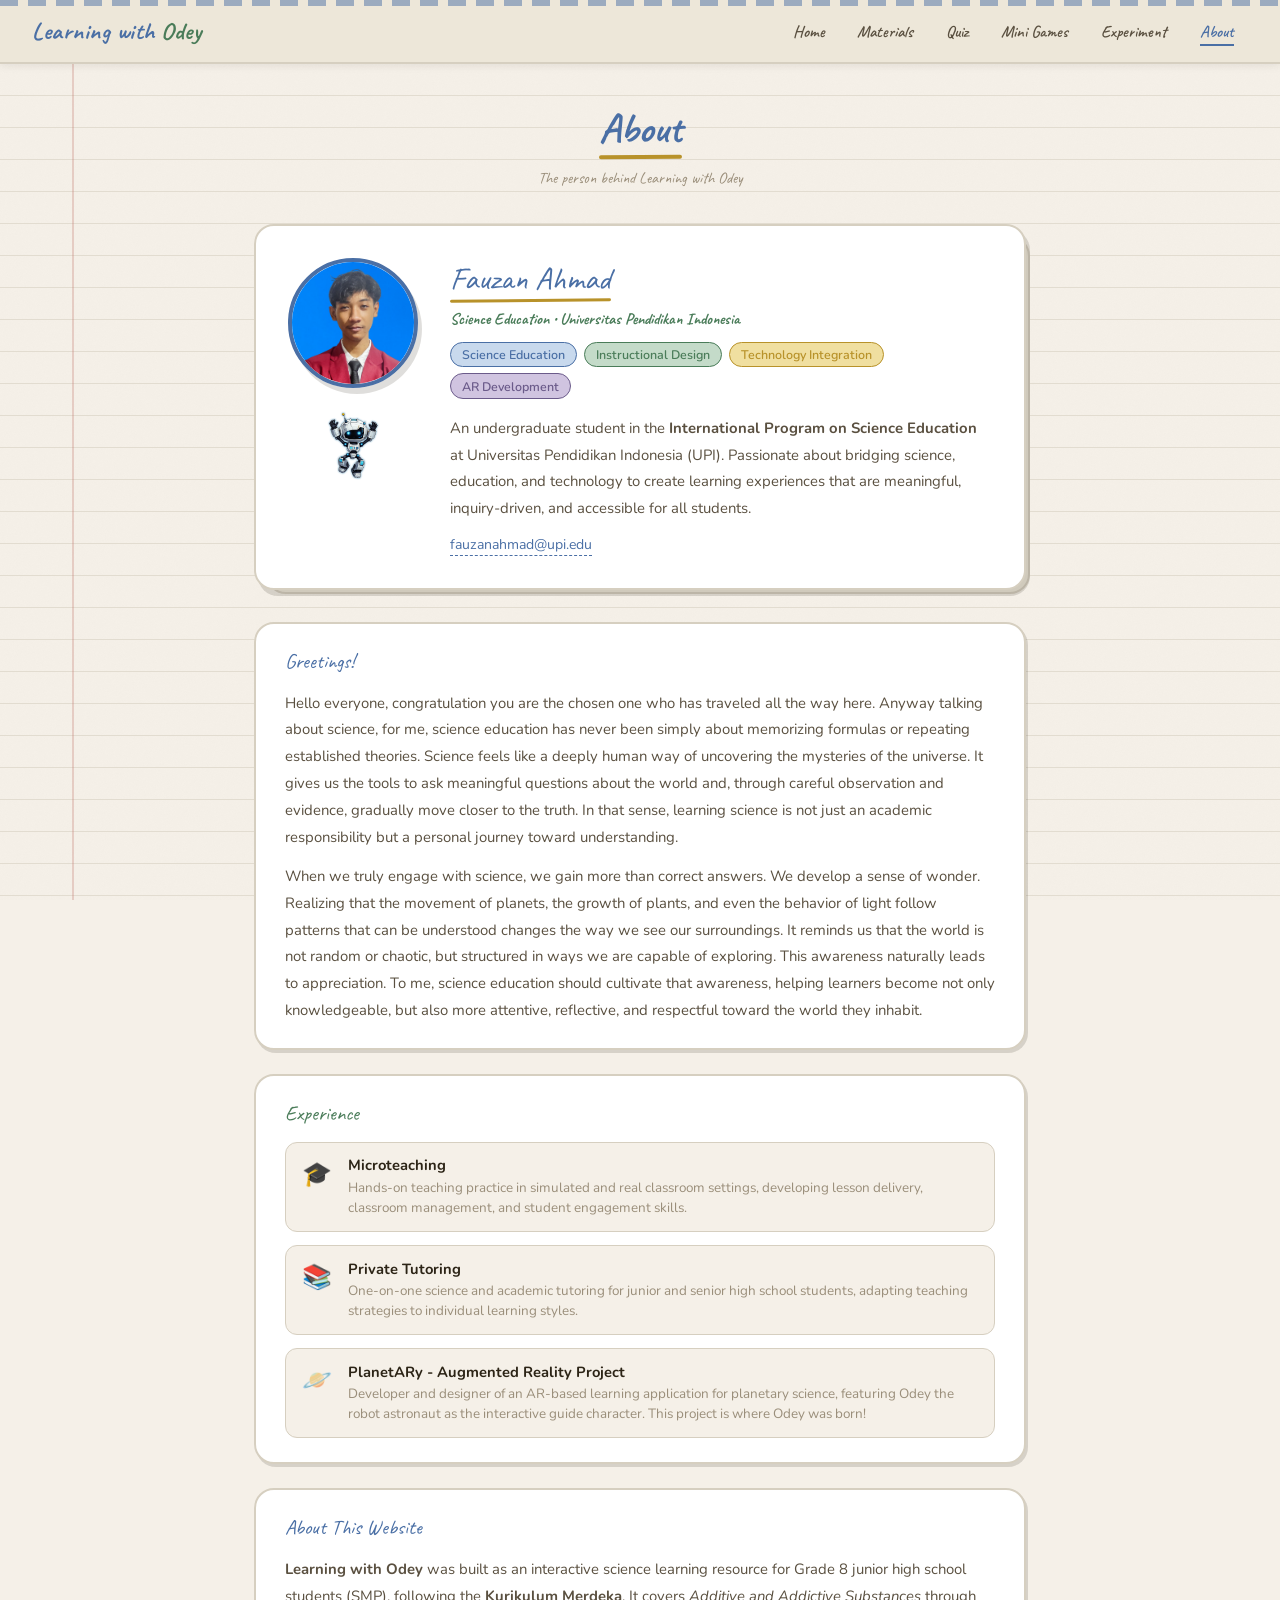
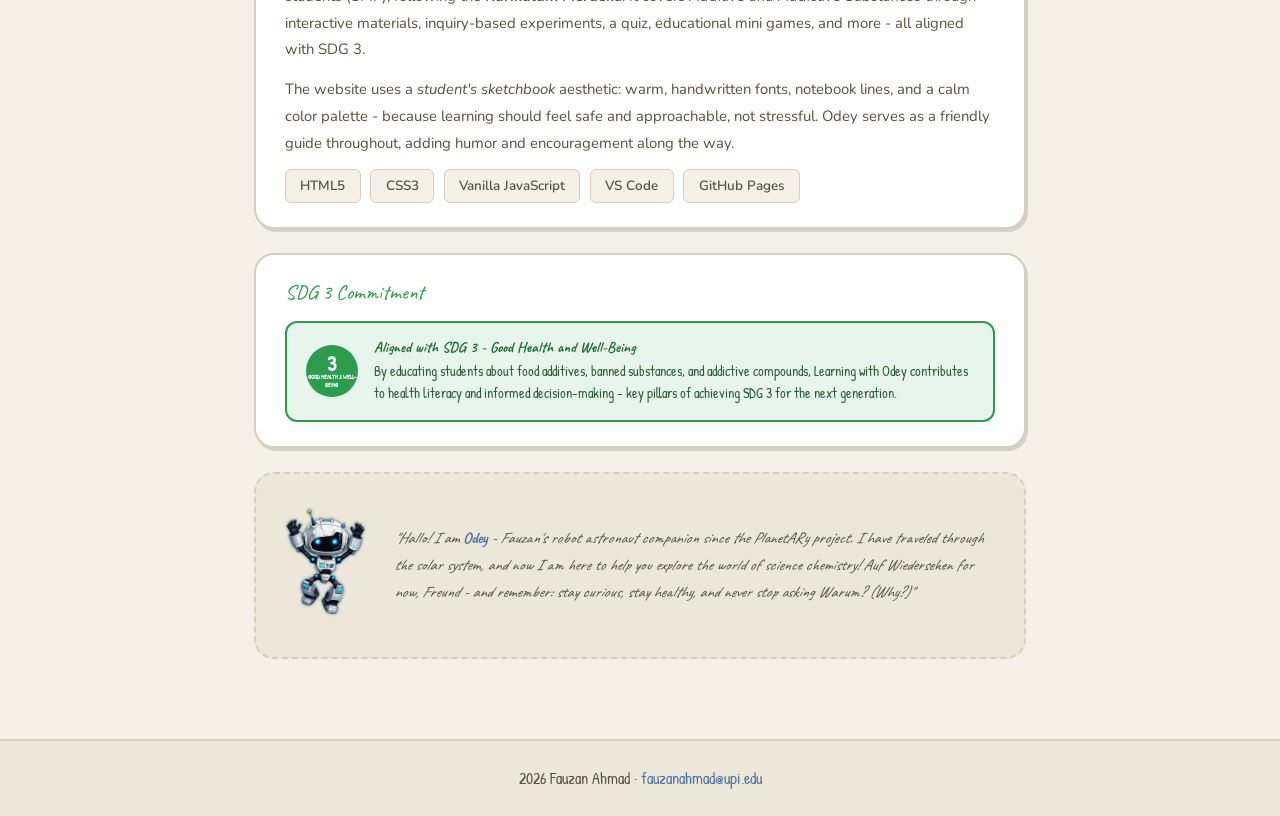
<file: about.html>
<!DOCTYPE html>
<html lang="en">
<head>
  <meta charset="UTF-8">
  <meta name="viewport" content="width=device-width, initial-scale=1.0">
  <title>About - Learning with Odey</title>
  <link rel="stylesheet" href="style.css">
  <style>
    .about-page{max-width:820px;margin:0 auto;padding:2.5rem 1.5rem 5rem;position:relative;z-index:1}
    .about-hero{text-align:center;margin-bottom:2rem}
    .about-hero h1{color:var(--blue);font-size:clamp(1.8rem,4vw,2.6rem);display:inline-block;position:relative}
    .about-hero h1::after{content:'';position:absolute;bottom:-5px;left:0;right:0;height:4px;background:var(--yellow);border-radius:2px;transform:rotate(-0.5deg)}
    .about-hero p{font-family:var(--font-hand);color:var(--ink-faint);margin-top:.7rem}
    /* Profile card */
    .profile-card{display:flex;gap:2rem;align-items:flex-start;background:white;border:2.5px solid var(--paper-lines);border-radius:var(--radius-lg);padding:2rem;box-shadow:var(--shadow-md);margin-bottom:2rem;position:relative}
    .profile-card::before{content:'';position:absolute;top:10px;left:10px;right:-6px;bottom:-6px;background:var(--paper-dark);border-radius:var(--radius-lg);z-index:-1;border:2px solid var(--paper-lines)}
    .profile-photo-wrap{flex-shrink:0;text-align:center}
    .profile-photo{width:130px;height:130px;border-radius:50%;object-fit:cover;border:4px solid var(--blue);box-shadow:var(--shadow-md);display:block;margin:0 auto .8rem}
    .profile-photo-fallback{width:130px;height:130px;border-radius:50%;background:var(--blue-pale);border:4px solid var(--blue);display:flex;align-items:center;justify-content:center;font-size:3rem;margin:0 auto .8rem}
    .profile-odey-img{width:56px;animation:float 3s ease-in-out infinite;margin-top:.3rem}
    .profile-info{flex:1}
    .profile-name{font-family:var(--font-hand);font-size:2rem;color:var(--blue);position:relative;display:inline-block;margin-bottom:.1rem}
    .profile-name::after{content:'';position:absolute;bottom:-3px;left:0;right:0;height:3px;background:var(--yellow);border-radius:2px;transform:rotate(-0.5deg)}
    .profile-title{font-family:var(--font-hand);font-size:1rem;color:var(--green);font-weight:700;margin:.5rem 0 .8rem}
    .profile-tags{display:flex;flex-wrap:wrap;gap:.4rem;margin-bottom:1rem}
    .ptag{font-family:var(--font-ui);font-size:.78rem;font-weight:600;padding:.2rem .7rem;border-radius:99px;border:1.5px solid}
    .ptag.blue{color:var(--blue);border-color:var(--blue);background:var(--blue-pale)}
    .ptag.green{color:var(--green);border-color:var(--green);background:var(--green-pale)}
    .ptag.yellow{color:var(--yellow);border-color:var(--yellow);background:var(--yellow-pale)}
    .ptag.purple{color:var(--purple);border-color:var(--purple);background:var(--purple-pale)}
    .profile-bio{font-family:var(--font-ui);font-size:.93rem;line-height:1.8;color:var(--ink-soft)}
    .profile-email{display:inline-flex;align-items:center;gap:.5rem;margin-top:.8rem;font-family:var(--font-ui);font-size:.88rem;color:var(--blue);text-decoration:none;border-bottom:1.5px dashed var(--blue);padding-bottom:1px}
    .profile-email:hover{color:var(--green);border-color:var(--green)}
    /* Section cards */
    .about-card{background:white;border:2px solid var(--paper-lines);border-radius:var(--radius-lg);padding:1.5rem 1.8rem;box-shadow:var(--shadow-sm);margin-bottom:1.5rem}
    .about-card-title{font-family:var(--font-hand);font-size:1.3rem;color:var(--blue);margin-bottom:1rem;display:flex;align-items:center;gap:.5rem}
    .about-card-title.green{color:var(--green)}
    .about-card-title.yellow{color:var(--yellow)}
    .about-card-title.sdg{color:#2d9c4e}
    .about-p{font-family:var(--font-ui);font-size:.93rem;line-height:1.8;color:var(--ink-soft);margin-bottom:.8rem}
    .about-p:last-child{margin-bottom:0}
    /* Experience list */
    .exp-list{display:flex;flex-direction:column;gap:.8rem}
    .exp-item{display:flex;gap:1rem;align-items:flex-start;padding:.8rem 1rem;background:var(--paper);border:1.5px solid var(--paper-lines);border-radius:var(--radius-md)}
    .exp-icon{font-size:1.5rem;flex-shrink:0;margin-top:.1rem}
    .exp-item-title{font-family:var(--font-ui);font-size:.92rem;font-weight:700;color:var(--ink)}
    .exp-item-desc{font-family:var(--font-ui);font-size:.84rem;color:var(--ink-faint);margin-top:.15rem;line-height:1.5}
    /* Quote */
    .quote-box{background:var(--yellow-pale);border-left:4px solid var(--yellow);border-radius:0 var(--radius-md) var(--radius-md) 0;padding:1rem 1.2rem;margin:.8rem 0;font-family:var(--font-hand);font-size:1.05rem;color:var(--ink-soft);font-style:italic;line-height:1.7}
    /* Tech stack */
    .tech-row{display:flex;flex-wrap:wrap;gap:.6rem;margin-top:.8rem}
    .tech-chip{display:flex;align-items:center;gap:.5rem;padding:.4rem .9rem;border-radius:var(--radius-sm);border:1.5px solid var(--paper-lines);background:var(--paper);font-family:var(--font-ui);font-size:.84rem;font-weight:600;color:var(--ink-soft)}
    /* SDG box */
    .sdg-box{display:flex;align-items:center;gap:1rem;background:#e8f5ec;border:2px solid #2d9c4e;border-radius:var(--radius-md);padding:1rem 1.2rem}
    .sdg-circle{width:52px;height:52px;border-radius:50%;background:#2d9c4e;display:flex;flex-direction:column;align-items:center;justify-content:center;flex-shrink:0;color:white;text-align:center}
    .sdg-circle .n{font-size:1.3rem;font-weight:900;line-height:1}
    .sdg-circle .l{font-size:.38rem;font-weight:700;text-transform:uppercase;line-height:1.3}
    .sdg-text h4{font-size:.93rem;font-weight:700;color:#1a6e33;margin-bottom:.2rem}
    .sdg-text p{font-size:.86rem;color:#2d5a38;line-height:1.6;margin:0}
    /* Odey farewell */
    .odey-farewell{display:flex;gap:1.5rem;align-items:center;padding:1.5rem;background:var(--paper-dark);border:2px dashed var(--paper-lines);border-radius:var(--radius-lg);margin-top:1.5rem}
    .odey-farewell img{width:90px;animation:float 3s ease-in-out infinite;flex-shrink:0}
    .odey-farewell-text{font-family:var(--font-hand);font-size:1rem;color:var(--ink-soft);line-height:1.7;font-style:italic}
    .odey-farewell-text strong{color:var(--blue);font-style:normal}
    @media(max-width:600px){.profile-card{flex-direction:column;align-items:center;text-align:center}.profile-tags{justify-content:center}.about-page{padding:1.5rem 1rem 4rem}.about-card{padding:1.2rem}}
  </style>
</head>
<body>
<nav class="navbar">
  <a href="index.html" class="nav-logo">Learning with <span>Odey</span></a>
  <button class="nav-toggle" id="navToggle"><span></span><span></span><span></span></button>
  <ul class="nav-links" id="navLinks">
    <li><a href="index.html">Home</a></li>
    <li><a href="materials.html">Materials</a></li>
    <li><a href="quiz.html">Quiz</a></li>
    <li><a href="minigames.html">Mini Games</a></li>
    <li><a href="experiment.html">Experiment</a></li>
    <li><a href="about.html" class="active">About</a></li>
  </ul>
</nav>

<div class="page-content">
<div class="about-page">

  <div class="about-hero">
    <h1>About</h1>
    <p>The person behind Learning with Odey</p>
  </div>

  <!-- Profile -->
  <div class="profile-card">
    <div class="profile-photo-wrap">
      <img src="assets/profile.jpeg" class="profile-photo" alt="Fauzan Ahmad"
           onerror="this.style.display='none';document.getElementById('pfallback').style.display='flex'">
      <div class="profile-photo-fallback" id="pfallback" style="display:none">&#128105;&#8205;&#127891;</div>
      <img src="assets/odey.png" class="profile-odey-img" alt="Odey">
    </div>
    <div class="profile-info">
      <div class="profile-name">Fauzan Ahmad</div>
      <div class="profile-title">Science Education &bull; Universitas Pendidikan Indonesia</div>
      <div class="profile-tags">
        <span class="ptag blue">Science Education</span>
        <span class="ptag green">Instructional Design</span>
        <span class="ptag yellow">Technology Integration</span>
        <span class="ptag purple">AR Development</span>
      </div>
      <p class="profile-bio">
        An undergraduate student in the <strong>International Program on Science Education</strong>
        at Universitas Pendidikan Indonesia (UPI). Passionate about bridging science, education,
        and technology to create learning experiences that are meaningful, inquiry-driven,
        and accessible for all students.
      </p>
      <a href="mailto:fauzanahmad@upi.edu" class="profile-email">fauzanahmad@upi.edu</a>
    </div>
  </div>

  <!-- Academic Focus -->
  <div class="about-card">
    <div class="about-card-title">Greetings!</div>
    <p class="about-p">Hello everyone, congratulation you are the chosen one who has traveled all the way here. Anyway talking about science, for me, science education has never been simply about memorizing formulas or repeating established theories. Science feels like a deeply human way of uncovering the mysteries of the universe. It gives us the tools to ask meaningful questions about the world and, through careful observation and evidence, gradually move closer to the truth. In that sense, learning science is not just an academic responsibility but a personal journey toward understanding.</p>
    <p class="about-p">When we truly engage with science, we gain more than correct answers. We develop a sense of wonder. Realizing that the movement of planets, the growth of plants, and even the behavior of light follow patterns that can be understood changes the way we see our surroundings. It reminds us that the world is not random or chaotic, but structured in ways we are capable of exploring. This awareness naturally leads to appreciation. To me, science education should cultivate that awareness, helping learners become not only knowledgeable, but also more attentive, reflective, and respectful toward the world they inhabit.</p>
  </div>

  <!-- Experience -->
  <div class="about-card">
    <div class="about-card-title green">Experience</div>
    <div class="exp-list">
      <div class="exp-item">
        <div class="exp-icon">&#127891;</div>
        <div>
          <div class="exp-item-title">Microteaching</div>
          <div class="exp-item-desc">Hands-on teaching practice in simulated and real classroom settings, developing lesson delivery, classroom management, and student engagement skills.</div>
        </div>
      </div>
      <div class="exp-item">
        <div class="exp-icon">&#128218;</div>
        <div>
          <div class="exp-item-title">Private Tutoring</div>
          <div class="exp-item-desc">One-on-one science and academic tutoring for junior and senior high school students, adapting teaching strategies to individual learning styles.</div>
        </div>
      </div>
      <div class="exp-item">
        <div class="exp-icon">&#129680;</div>
        <div>
          <div class="exp-item-title">PlanetARy - Augmented Reality Project</div>
          <div class="exp-item-desc">Developer and designer of an AR-based learning application for planetary science, featuring Odey the robot astronaut as the interactive guide character. This project is where Odey was born!</div>
        </div>
      </div>
    </div>
  </div>

  <!-- About the website -->
  <div class="about-card">
    <div class="about-card-title">About This Website</div>
    <p class="about-p"><strong>Learning with Odey</strong> was built as an interactive science learning resource for Grade 8 junior high school students (SMP), following the <strong>Kurikulum Merdeka</strong>. It covers <em>Additive and Addictive Substances</em> through interactive materials, inquiry-based experiments, a quiz, educational mini games, and more - all aligned with SDG 3.</p>
    <p class="about-p">The website uses a <em>student's sketchbook</em> aesthetic: warm, handwritten fonts, notebook lines, and a calm color palette - because learning should feel safe and approachable, not stressful. Odey serves as a friendly guide throughout, adding humor and encouragement along the way.</p>
    <div class="tech-row">
      <div class="tech-chip">HTML5</div>
      <div class="tech-chip">CSS3</div>
      <div class="tech-chip">Vanilla JavaScript</div>
      <div class="tech-chip">VS Code</div>
      <div class="tech-chip">GitHub Pages</div>
    </div>
  </div>

  <!-- SDG -->
  <div class="about-card">
    <div class="about-card-title sdg">SDG 3 Commitment</div>
    <div class="sdg-box">
      <div class="sdg-circle"><div class="n">3</div><div class="l">Good Health &amp; Well-Being</div></div>
      <div class="sdg-text">
        <h4>Aligned with SDG 3 - Good Health and Well-Being</h4>
        <p>By educating students about food additives, banned substances, and addictive compounds, Learning with Odey contributes to health literacy and informed decision-making - key pillars of achieving SDG 3 for the next generation.</p>
      </div>
    </div>
  </div>

  <!-- Odey farewell -->
  <div class="odey-farewell">
    <img src="assets/odey.png" alt="Odey">
    <div class="odey-farewell-text">
      "Hallo! I am <strong>Odey</strong> - Fauzan's robot astronaut companion since the PlanetARy project.
      I have traveled through the solar system, and now I am here to help you explore the world
      of science chemistry! Auf Wiedersehen for now, Freund - and remember:
      stay curious, stay healthy, and never stop asking <em>Warum?</em> (Why?)"
    </div>
  </div>

</div>
</div>

<footer class="site-footer">
  <p>2026 Fauzan Ahmad &middot; <a href="mailto:fauzanahmad@upi.edu">fauzanahmad@upi.edu</a></p>
</footer>

<script>
document.getElementById('navToggle').addEventListener('click',function(){
  document.getElementById('navLinks').classList.toggle('open');
});
</script>
</body>
</html>
</file>
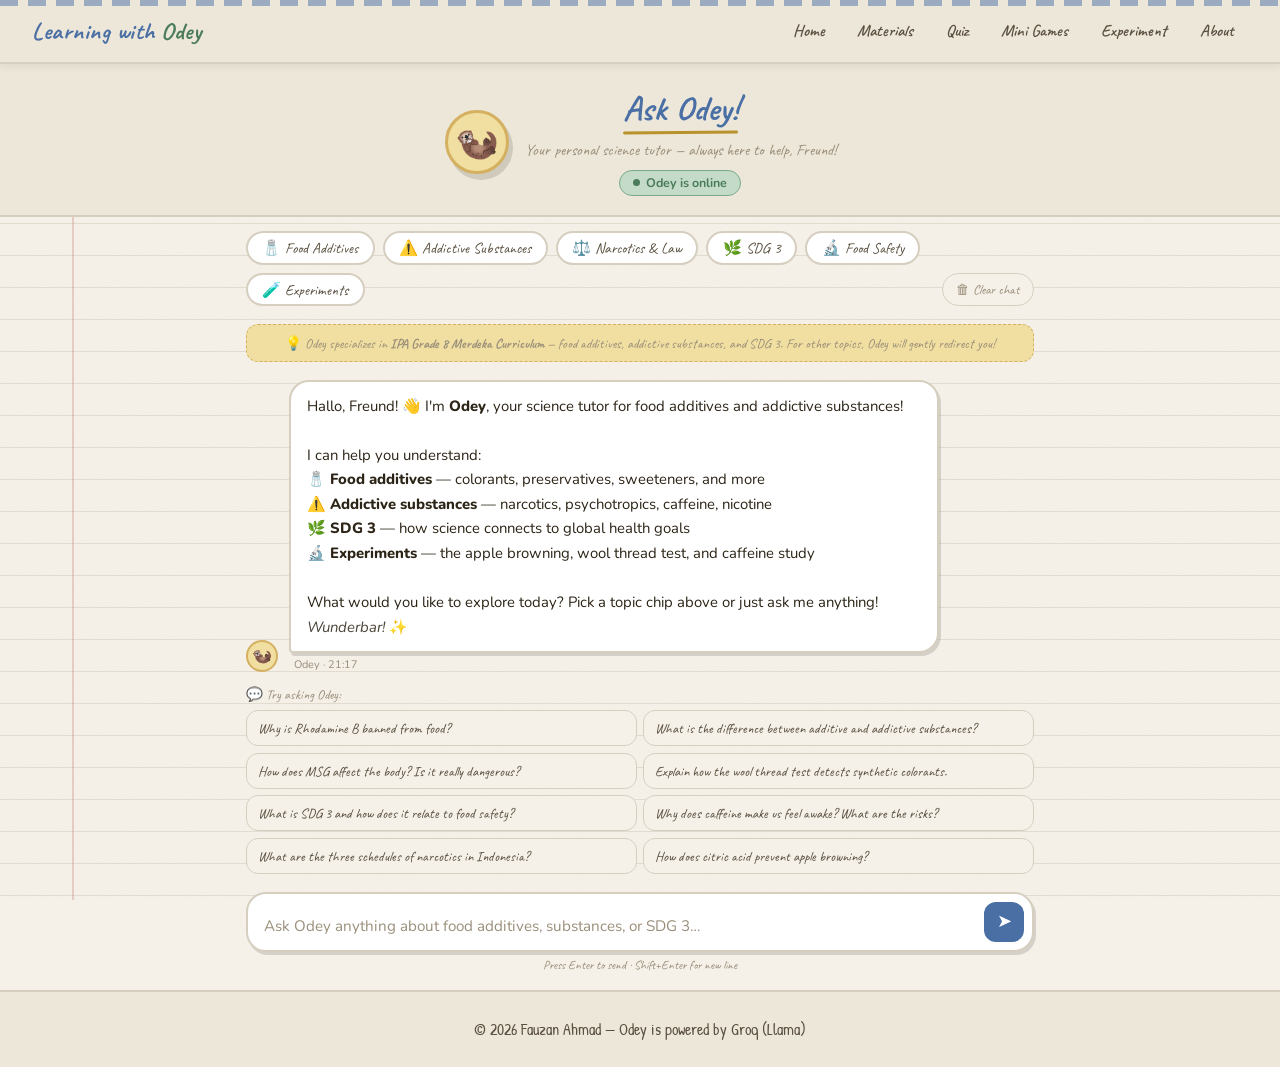
<file: askodey.html>
<!DOCTYPE html>
<html lang="en">
<head>
  <meta charset="UTF-8">
  <meta name="viewport" content="width=device-width, initial-scale=1.0">
  <title>Ask Odey! — Learning with Odey</title>
  <link rel="preconnect" href="https://fonts.googleapis.com">
  <link href="https://fonts.googleapis.com/css2?family=Caveat:wght@400;600;700&family=Nunito:wght@400;600;700;800&display=swap" rel="stylesheet">
  <link rel="stylesheet" href="style.css">
  <style>
    :root{
      --paper:#f5f0e8;--paper-dark:#ede7d9;--paper-lines:#d6cfc0;
      --ink:#2c2416;--ink-soft:#5a5040;--ink-faint:#9a8e7a;
      --blue:#4a6fa5;--blue-pale:#c8d9ed;--blue-light:#7a9cc4;
      --green:#4a7c59;--green-pale:#c4dbc9;--green-light:#7aaa8a;
      --red:#a0453a;--red-pale:#e8c4c0;
      --yellow:#b8922a;--yellow-pale:#f0dfa0;--yellow-light:#d4b060;
      --purple:#6b5b8a;--purple-pale:#d0c4e0;
      --font-hand:'Caveat',cursive;--font-ui:'Nunito',sans-serif;
      --nav-height:64px;--radius-sm:6px;--radius-md:12px;--radius-lg:20px;
      --shadow-sm:2px 3px 0 rgba(44,36,22,.15);
      --shadow-md:4px 6px 0 rgba(44,36,22,.15);
    }
    *,*::before,*::after{box-sizing:border-box;margin:0;padding:0}
    body{font-family:var(--font-ui);background:var(--paper);color:var(--ink);min-height:100vh;display:flex;flex-direction:column}

    /* ── HERO ── */
    .chat-hero{background:var(--paper-dark);border-bottom:2px solid var(--paper-lines);padding:1.5rem 2rem 1.2rem;text-align:center;position:relative;overflow:hidden;flex-shrink:0}
    .chat-hero-inner{display:flex;align-items:center;justify-content:center;gap:1rem;flex-wrap:wrap}
    .odey-avatar{width:64px;height:64px;border-radius:50%;background:var(--yellow-pale);border:3px solid var(--yellow-light);display:flex;align-items:center;justify-content:center;font-size:2.2rem;flex-shrink:0;animation:wobble 4s ease-in-out infinite;box-shadow:var(--shadow-md)}
    @keyframes wobble{0%,100%{transform:rotate(-2deg)}50%{transform:rotate(2deg)}}
    .chat-hero-text h1{font-family:var(--font-hand);font-size:clamp(1.5rem,4vw,2.2rem);color:var(--blue);display:inline-block;position:relative}
    .chat-hero-text h1::after{content:'';position:absolute;bottom:-4px;left:0;right:0;height:3px;background:var(--yellow);border-radius:2px;transform:rotate(-.5deg)}
    .chat-hero-text p{font-family:var(--font-hand);font-size:1rem;color:var(--ink-faint);margin-top:.4rem}
    .online-badge{display:inline-flex;align-items:center;gap:.4rem;background:var(--green-pale);border:1.5px solid var(--green-light);border-radius:99px;padding:.2rem .8rem;font-size:.78rem;font-weight:700;color:var(--green);margin-top:.4rem}
    .online-dot{width:7px;height:7px;border-radius:50%;background:var(--green);animation:blink 1.5s ease-in-out infinite}
    @keyframes blink{0%,100%{opacity:1}50%{opacity:.3}}

    /* ── CHAT LAYOUT ── */
    .chat-page{flex:1;display:flex;flex-direction:column;max-width:820px;width:100%;margin:0 auto;padding:0 1rem 1rem}

    /* TOPIC CHIPS */
    .topic-chips{display:flex;flex-wrap:wrap;gap:.5rem;padding:.9rem 0 .5rem}
    .topic-chip{font-family:var(--font-hand);font-size:.95rem;padding:.3rem .9rem;border-radius:99px;border:2px solid var(--paper-lines);background:white;color:var(--ink-soft);cursor:pointer;transition:all .15s;white-space:nowrap}
    .topic-chip:hover{border-color:var(--blue);color:var(--blue);background:var(--blue-pale)}

    /* MESSAGES */
    .chat-messages{flex:1;overflow-y:auto;padding:.5rem 0;display:flex;flex-direction:column;gap:.9rem;min-height:300px;max-height:calc(100vh - 360px)}
    .msg{display:flex;gap:.7rem;align-items:flex-end;max-width:88%}
    .msg.user{flex-direction:row-reverse;align-self:flex-end}
    .msg.odey{align-self:flex-start}
    .msg-avatar{width:32px;height:32px;border-radius:50%;display:flex;align-items:center;justify-content:center;font-size:1rem;flex-shrink:0;border:2px solid var(--paper-lines)}
    .msg.odey .msg-avatar{background:var(--yellow-pale);border-color:var(--yellow-light)}
    .msg.user .msg-avatar{background:var(--blue-pale);border-color:var(--blue-light)}
    .msg-bubble{padding:.75rem 1rem;border-radius:var(--radius-lg);line-height:1.65;font-size:.93rem;position:relative;box-shadow:var(--shadow-sm)}
    .msg.odey .msg-bubble{background:white;border:2px solid var(--paper-lines);border-radius:var(--radius-lg) var(--radius-lg) var(--radius-lg) 4px;color:var(--ink)}
    .msg.user .msg-bubble{background:var(--blue);border:2px solid var(--blue-light);border-radius:var(--radius-lg) var(--radius-lg) 4px var(--radius-lg);color:white}
    .msg-bubble strong{font-weight:800}
    .msg-bubble em{font-style:italic;opacity:.85}
    .msg-bubble code{background:rgba(0,0,0,.08);border-radius:3px;padding:.1rem .35rem;font-size:.85em;font-family:monospace}
    .msg-time{font-size:.68rem;color:var(--ink-faint);margin-top:.25rem;padding:0 .3rem}
    .msg.user .msg-time{text-align:right}

    /* TYPING INDICATOR */
    .typing-indicator{display:flex;align-items:center;gap:.5rem;padding:.6rem .9rem;background:white;border:2px solid var(--paper-lines);border-radius:var(--radius-lg) var(--radius-lg) var(--radius-lg) 4px;box-shadow:var(--shadow-sm);width:fit-content}
    .typing-dots{display:flex;gap:3px;align-items:center}
    .typing-dot{width:7px;height:7px;border-radius:50%;background:var(--ink-faint);animation:typingBounce 1.2s ease-in-out infinite}
    .typing-dot:nth-child(2){animation-delay:.15s}
    .typing-dot:nth-child(3){animation-delay:.3s}
    @keyframes typingBounce{0%,80%,100%{transform:translateY(0)}40%{transform:translateY(-6px)}}

    /* INPUT AREA */
    .chat-input-wrap{background:white;border:2.5px solid var(--paper-lines);border-radius:var(--radius-lg);padding:.5rem .5rem .5rem 1rem;display:flex;align-items:flex-end;gap:.6rem;margin-top:.7rem;box-shadow:var(--shadow-sm);transition:border-color .2s}
    .chat-input-wrap:focus-within{border-color:var(--blue)}
    .chat-input{flex:1;border:none;outline:none;resize:none;font-family:var(--font-ui);font-size:.95rem;color:var(--ink);background:transparent;line-height:1.5;max-height:120px;min-height:24px;padding:.25rem 0}
    .chat-input::placeholder{color:var(--ink-faint)}
    .send-btn{width:40px;height:40px;border-radius:var(--radius-md);border:none;background:var(--blue);color:white;cursor:pointer;display:flex;align-items:center;justify-content:center;font-size:1.1rem;transition:all .15s;flex-shrink:0}
    .send-btn:hover:not(:disabled){background:var(--blue-light);transform:translateY(-1px)}
    .send-btn:disabled{opacity:.5;cursor:default;transform:none}
    .input-hint{font-family:var(--font-hand);font-size:.78rem;color:var(--ink-faint);padding:.3rem 1rem .1rem;text-align:center}

    /* DISCLAIMER */
    .disclaimer{background:var(--yellow-pale);border:1.5px dashed var(--yellow-light);border-radius:var(--radius-md);padding:.6rem 1rem;margin:.6rem 0;font-family:var(--font-hand);font-size:.85rem;color:var(--ink-faint);text-align:center}

    /* SUGGESTED QUESTIONS */
    .suggested-wrap{margin:.4rem 0}
    .suggested-label{font-family:var(--font-hand);font-size:.85rem;color:var(--ink-faint);margin-bottom:.4rem}
    .suggested-grid{display:grid;grid-template-columns:1fr 1fr;gap:.4rem}
    .suggested-btn{padding:.5rem .7rem;border-radius:var(--radius-md);border:1.5px solid var(--paper-lines);background:var(--paper);color:var(--ink-soft);font-family:var(--font-hand);font-size:.88rem;cursor:pointer;text-align:left;transition:all .15s;line-height:1.3}
    .suggested-btn:hover{border-color:var(--blue);background:var(--blue-pale);color:var(--blue)}

    /* ERROR */
    .error-bubble{padding:.7rem 1rem;background:var(--red-pale);border:2px solid var(--red-light);border-radius:var(--radius-md);color:var(--red);font-size:.88rem;font-family:var(--font-hand)}

    /* CLEAR BTN */
    .clear-btn{font-family:var(--font-hand);font-size:.85rem;padding:.3rem .8rem;border-radius:99px;border:1.5px solid var(--paper-lines);background:var(--paper);color:var(--ink-faint);cursor:pointer;transition:all .15s}
    .clear-btn:hover{border-color:var(--red);color:var(--red)}

    @media(max-width:600px){
      .suggested-grid{grid-template-columns:1fr}
      .chat-messages{max-height:calc(100vh - 400px)}
    }
  </style>
</head>
<body>

<nav class="navbar">
  <a href="index.html" class="nav-logo">Learning with <span>Odey</span></a>
  <button class="nav-toggle" id="navToggle"><span></span><span></span><span></span></button>
  <ul class="nav-links" id="navLinks">
    <li><a href="index.html">Home</a></li>
    <li><a href="materials.html">Materials</a></li>
    <li><a href="quiz.html">Quiz</a></li>
    <li><a href="minigames.html">Mini Games</a></li>
    <li><a href="experiment.html">Experiment</a></li>
    <li><a href="about.html">About</a></li>
  </ul>
</nav>

<div class="page-content" style="display:flex;flex-direction:column;flex:1">
  <!-- HERO -->
  <div class="chat-hero">
    <div class="chat-hero-inner">
      <div class="odey-avatar">🦦</div>
      <div class="chat-hero-text">
        <h1>Ask Odey!</h1>
        <p>Your personal science tutor — always here to help, Freund!</p>
        <div class="online-badge"><span class="online-dot"></span>Odey is online</div>
      </div>
    </div>
  </div>

  <div class="chat-page">

    <!-- TOPIC CHIPS -->
    <div class="topic-chips" id="topicChips">
      <button class="topic-chip" onclick="setTopic('Food Additives')">🧂 Food Additives</button>
      <button class="topic-chip" onclick="setTopic('Addictive Substances')">⚠️ Addictive Substances</button>
      <button class="topic-chip" onclick="setTopic('Narcotics & Law')">⚖️ Narcotics & Law</button>
      <button class="topic-chip" onclick="setTopic('SDG 3')">🌿 SDG 3</button>
      <button class="topic-chip" onclick="setTopic('Food Safety')">🔬 Food Safety</button>
      <button class="topic-chip" onclick="setTopic('Experiments')">🧪 Experiments</button>
      <button class="clear-btn" onclick="clearChat()" style="margin-left:auto">🗑 Clear chat</button>
    </div>

    <div class="disclaimer">
      💡 Odey specializes in <strong>IPA Grade 8 Merdeka Curriculum</strong> — food additives, addictive substances, and SDG 3.
      For other topics, Odey will gently redirect you!
    </div>

    <!-- MESSAGES -->
    <div class="chat-messages" id="chatMessages"></div>

    <!-- SUGGESTED QUESTIONS (shown when chat is empty) -->
    <div class="suggested-wrap" id="suggestedWrap">
      <div class="suggested-label">💬 Try asking Odey:</div>
      <div class="suggested-grid">
        <button class="suggested-btn" onclick="askSuggested(this)">Why is Rhodamine B banned from food?</button>
        <button class="suggested-btn" onclick="askSuggested(this)">What is the difference between additive and addictive substances?</button>
        <button class="suggested-btn" onclick="askSuggested(this)">How does MSG affect the body? Is it really dangerous?</button>
        <button class="suggested-btn" onclick="askSuggested(this)">Explain how the wool thread test detects synthetic colorants.</button>
        <button class="suggested-btn" onclick="askSuggested(this)">What is SDG 3 and how does it relate to food safety?</button>
        <button class="suggested-btn" onclick="askSuggested(this)">Why does caffeine make us feel awake? What are the risks?</button>
        <button class="suggested-btn" onclick="askSuggested(this)">What are the three schedules of narcotics in Indonesia?</button>
        <button class="suggested-btn" onclick="askSuggested(this)">How does citric acid prevent apple browning?</button>
      </div>
    </div>

    <!-- INPUT -->
    <div class="chat-input-wrap">
      <textarea class="chat-input" id="chatInput" placeholder="Ask Odey anything about food additives, substances, or SDG 3…" rows="1"
        onkeydown="handleKey(event)" oninput="autoResize(this)"></textarea>
      <button class="send-btn" id="sendBtn" onclick="sendMessage()" title="Send">➤</button>
    </div>
    <div class="input-hint">Press Enter to send · Shift+Enter for new line</div>

  </div>
</div>

<footer class="site-footer">
  <p>© 2026 Fauzan Ahmad — Odey is powered by Groq (Llama)</p>
</footer>

<script>
  /* ── CONVERSATION HISTORY ── */
  let history = [];
  let isLoading = false;

  const SYSTEM_PROMPT = `You are Odey, a friendly, enthusiastic, and knowledgeable science tutor for Indonesian Grade 8 students (Kurikulum Merdeka). You have a distinctive personality:

PERSONALITY:
- Warm, encouraging, and slightly quirky — you love science deeply
- You occasionally mix in German phrases naturally (like "Wunderbar!", "Sehr gut!", "Das ist fantastisch!", "Freund") because you find languages fun, but you never overdo it
- You use analogies and real-life examples to explain concepts
- You're honest when something is nuanced or debated
- You never talk down to students — treat them as capable young scientists

EXPERTISE (your ONLY teaching topics):
1. Food Additives (Zat Aditif): colorants (natural/synthetic/banned), sweeteners, preservatives, flavorings, aroma enhancers, thickeners. Including specific substances: MSG, tartrazine, rhodamine B, saccharin, aspartame, citric acid, sodium benzoate, formalin, borax, agar-agar, carrageenan, vanillin, etc.
2. Addictive Substances (Zat Adiktif): narcotics (Schedule I/II/III under UU No.35/2009), psychotropics (UU No.5/1997), and other addictive substances (nicotine, alcohol/ethanol, caffeine). Specific substances: morphine, heroin, cocaine, cannabis, methamphetamine, MDMA, LSD, benzodiazepines.
3. SDG 3 (Good Health & Well-Being): how food safety, substance abuse prevention, and reducing hazardous chemical exposure connect to SDG 3 Targets 3.5 and 3.9.
4. Related experiments: apple browning experiment (PPO enzyme, citric acid/vitamin C as antioxidant), wool thread test for colorant detection, caffeine & heart rate experiment.
5. Indonesian food safety regulation: BPOM, ADI (Acceptable Daily Intake), banned vs permitted substances.

RESPONSE STYLE:
- Keep answers educational but engaging — not just dry facts
- Use examples from everyday Indonesian life (bakso, kerupuk, teh manis, instant noodles, etc.)
- For complex topics, break into clear sections
- Use emoji occasionally to make responses visually friendly (🔬🍎🧂⚗️)
- Typical response length: 150-350 words. Never write essays unless specifically asked for a summary.
- When a student seems confused, offer to explain differently
- Always end with a small encouraging note or follow-up question to spark curiosity

OUT-OF-SCOPE HANDLING:
If asked about topics outside your expertise, say something like: "Hm, that's outside my specialty, Freund! I'm best at food additives, addictive substances, and SDG 3. Want to explore one of those topics instead? 🔬"
Do NOT refuse rudely — always redirect warmly.

IMPORTANT:
- Never provide harmful information about how to obtain or use illegal substances
- For health emergencies, always recommend seeing a doctor
- Keep content appropriate for 13-15 year old students
- Respond in the same language the student uses (Indonesian or English). If they mix both, match their style.`;

  /* ── INIT ── */
  window.addEventListener('load', () => {
    addOdeyMessage("Hallo, Freund! 👋 I'm **Odey**, your science tutor for food additives and addictive substances!\n\nI can help you understand:\n🧂 **Food additives** — colorants, preservatives, sweeteners, and more\n⚠️ **Addictive substances** — narcotics, psychotropics, caffeine, nicotine\n🌿 **SDG 3** — how science connects to global health goals\n🔬 **Experiments** — the apple browning, wool thread test, and caffeine study\n\nWhat would you like to explore today? Pick a topic chip above or just ask me anything! *Wunderbar!* ✨");
  });

  /* ── SEND MESSAGE ── */
  async function sendMessage() {
    const input = document.getElementById('chatInput');
    const text = input.value.trim();
    if (!text || isLoading) return;

    input.value = '';
    autoResize(input);
    document.getElementById('suggestedWrap').style.display = 'none';

    addUserMessage(text);
    history.push({ role: 'user', content: text });

    showTyping();
    isLoading = true;
    document.getElementById('sendBtn').disabled = true;

    try {
      const response = await fetch('https://odey-proxy.fauzanahmad9g.workers.dev/', {
        method: 'POST',
        headers: { 'Content-Type': 'application/json' },
        body: JSON.stringify({
          model: 'claude-sonnet-4-20250514',
          max_tokens: 1000,
          system: SYSTEM_PROMPT,
          messages: history
        })
      });

      if (!response.ok) {
        const err = await response.json();
        throw new Error(err.error?.message || 'API error ' + response.status);
      }

      const data = await response.json();
      const reply = data.content?.[0]?.text || "Hmm, I couldn't generate a response. Try again, Freund!";

      removeTyping();
      addOdeyMessage(reply);
      history.push({ role: 'assistant', content: reply });

      // Keep history to last 20 messages to avoid token overflow
      if (history.length > 20) history = history.slice(-20);

    } catch (err) {
      removeTyping();
      addErrorMessage('❌ ' + (err.message || 'Something went wrong. Please try again!'));
      console.error('Odey API error:', err);
    } finally {
      isLoading = false;
      document.getElementById('sendBtn').disabled = false;
      document.getElementById('chatInput').focus();
    }
  }

  /* ── MESSAGE RENDERERS ── */
  function addOdeyMessage(text) {
    const msgs = document.getElementById('chatMessages');
    const wrap = document.createElement('div');
    wrap.className = 'msg odey';

    const avatar = document.createElement('div');
    avatar.className = 'msg-avatar';
    avatar.textContent = '🦦';

    const right = document.createElement('div');
    const bubble = document.createElement('div');
    bubble.className = 'msg-bubble';
    bubble.innerHTML = formatMessage(text);

    const time = document.createElement('div');
    time.className = 'msg-time';
    time.textContent = 'Odey · ' + getTime();

    right.appendChild(bubble);
    right.appendChild(time);
    wrap.appendChild(avatar);
    wrap.appendChild(right);
    msgs.appendChild(wrap);
    scrollBottom();
  }

  function addUserMessage(text) {
    const msgs = document.getElementById('chatMessages');
    const wrap = document.createElement('div');
    wrap.className = 'msg user';

    const avatar = document.createElement('div');
    avatar.className = 'msg-avatar';
    avatar.textContent = '🎓';

    const left = document.createElement('div');
    const bubble = document.createElement('div');
    bubble.className = 'msg-bubble';
    bubble.textContent = text;

    const time = document.createElement('div');
    time.className = 'msg-time';
    time.textContent = 'You · ' + getTime();

    left.appendChild(bubble);
    left.appendChild(time);
    wrap.appendChild(left);
    wrap.appendChild(avatar);
    msgs.appendChild(wrap);
    scrollBottom();
  }

  function addErrorMessage(text) {
    const msgs = document.getElementById('chatMessages');
    const div = document.createElement('div');
    div.className = 'error-bubble';
    div.style.alignSelf = 'center';
    div.style.maxWidth = '80%';
    div.textContent = text;
    msgs.appendChild(div);
    scrollBottom();
  }

  function showTyping() {
    const msgs = document.getElementById('chatMessages');
    const wrap = document.createElement('div');
    wrap.className = 'msg odey';
    wrap.id = 'typingIndicator';

    const avatar = document.createElement('div');
    avatar.className = 'msg-avatar';
    avatar.textContent = '🦦';

    const indicator = document.createElement('div');
    indicator.className = 'typing-indicator';
    indicator.innerHTML = '<div class="typing-dots"><div class="typing-dot"></div><div class="typing-dot"></div><div class="typing-dot"></div></div><span style="font-family:var(--font-hand);font-size:.85rem;color:var(--ink-faint)">Odey is thinking…</span>';

    wrap.appendChild(avatar);
    wrap.appendChild(indicator);
    msgs.appendChild(wrap);
    scrollBottom();
  }

  function removeTyping() {
    const el = document.getElementById('typingIndicator');
    if (el) el.remove();
  }

  /* ── FORMAT MESSAGE (markdown-lite) ── */
  function formatMessage(text) {
    return text
      .replace(/&/g,'&amp;').replace(/</g,'&lt;').replace(/>/g,'&gt;')
      .replace(/\*\*(.*?)\*\*/g,'<strong>$1</strong>')
      .replace(/\*(.*?)\*/g,'<em>$1</em>')
      .replace(/`(.*?)`/g,'<code>$1</code>')
      .replace(/^#{1,3} (.+)$/gm,'<strong style="font-size:1.05em">$1</strong>')
      .replace(/^[-•] (.+)$/gm,'&nbsp;&nbsp;• $1')
      .replace(/\n/g,'<br>');
  }

  /* ── UTILS ── */
  function getTime() {
    return new Date().toLocaleTimeString('en-GB', { hour:'2-digit', minute:'2-digit' });
  }

  function scrollBottom() {
    const msgs = document.getElementById('chatMessages');
    setTimeout(() => msgs.scrollTop = msgs.scrollHeight, 50);
  }

  function handleKey(e) {
    if (e.key === 'Enter' && !e.shiftKey) { e.preventDefault(); sendMessage(); }
  }

  function autoResize(el) {
    el.style.height = 'auto';
    el.style.height = Math.min(el.scrollHeight, 120) + 'px';
  }

  window.askSuggested = function(btn) {
    document.getElementById('chatInput').value = btn.textContent;
    document.getElementById('suggestedWrap').style.display = 'none';
    sendMessage();
  };

  window.setTopic = function(topic) {
    document.getElementById('chatInput').value = 'Tell me about ' + topic;
    sendMessage();
  };

  window.clearChat = function() {
    if (!confirm('Clear conversation with Odey?')) return;
    history = [];
    document.getElementById('chatMessages').innerHTML = '';
    document.getElementById('suggestedWrap').style.display = 'block';
    addOdeyMessage("Chat cleared! Fresh start, Freund! 🌱 What would you like to learn about today?");
  };

  /* NAV */
  document.getElementById('navToggle').addEventListener('click', () => {
    document.getElementById('navLinks').classList.toggle('open');
  });
</script>
</body>
</html>
</file>
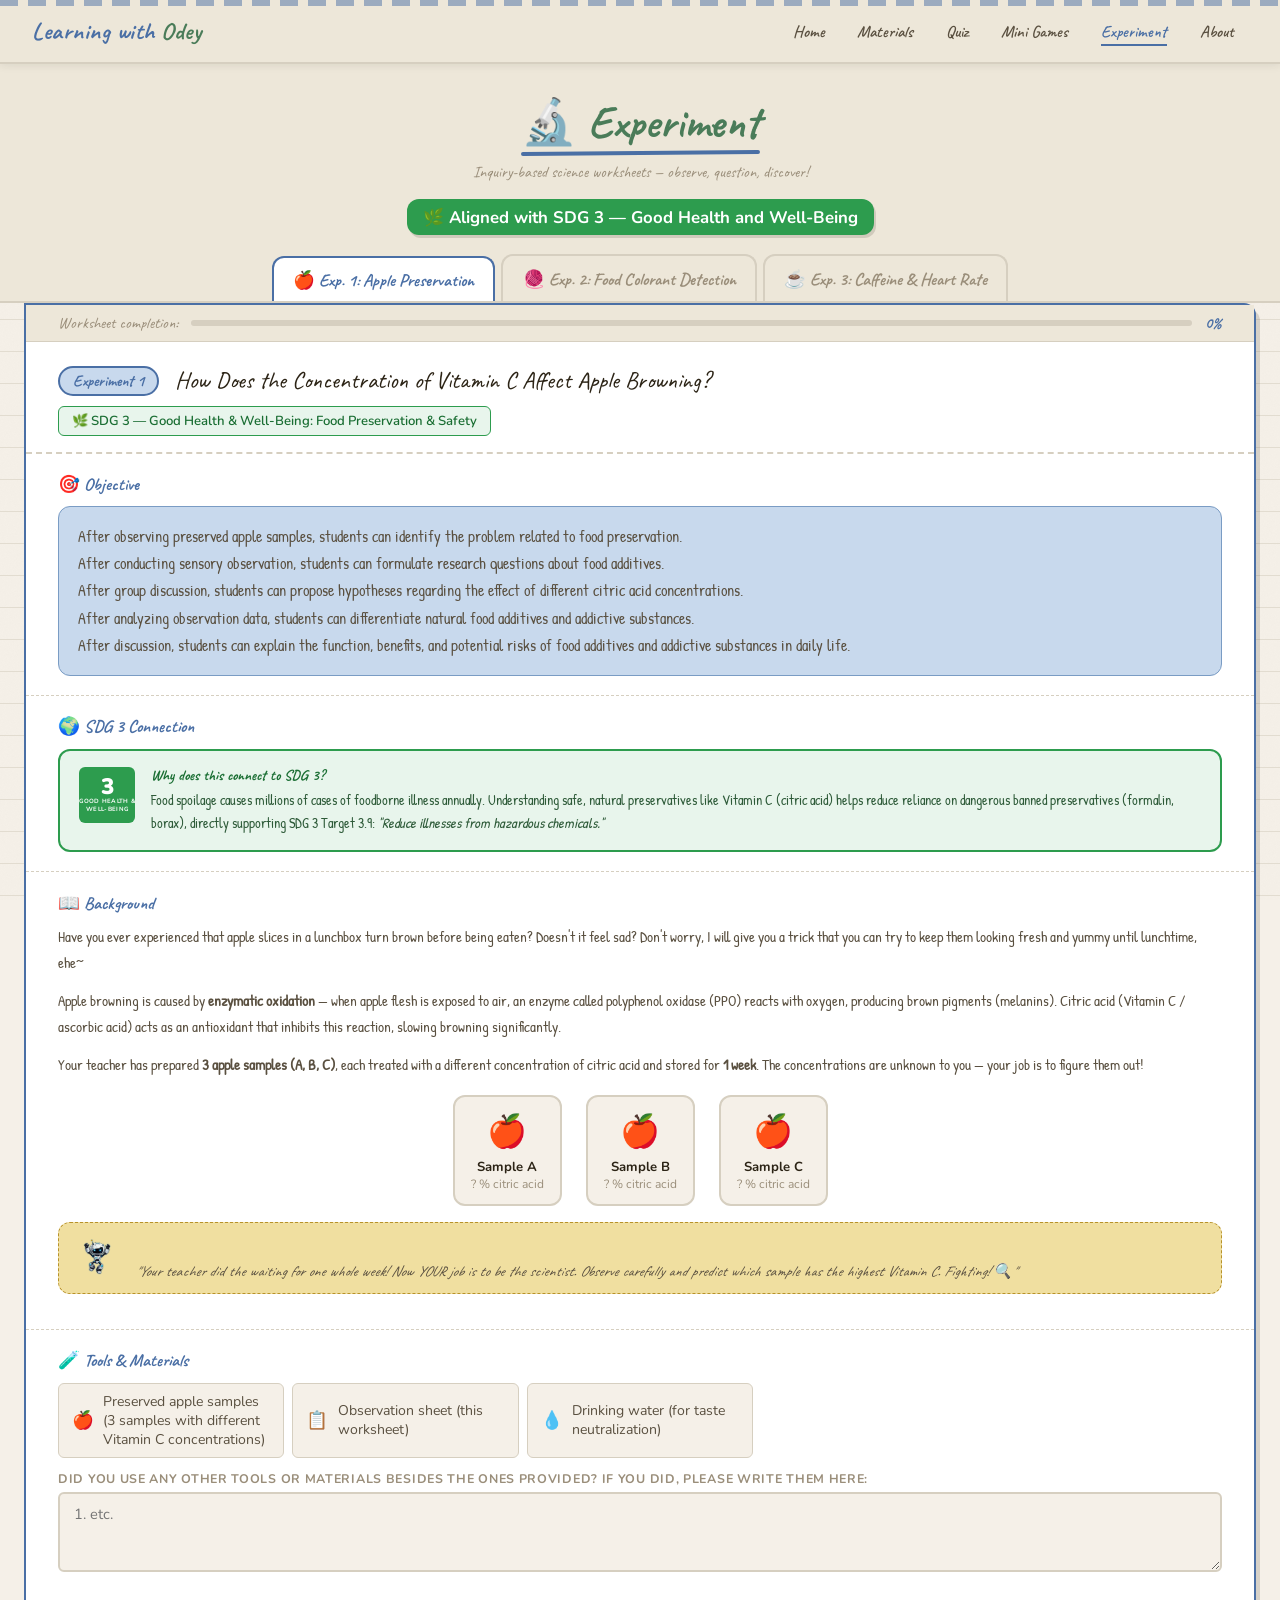
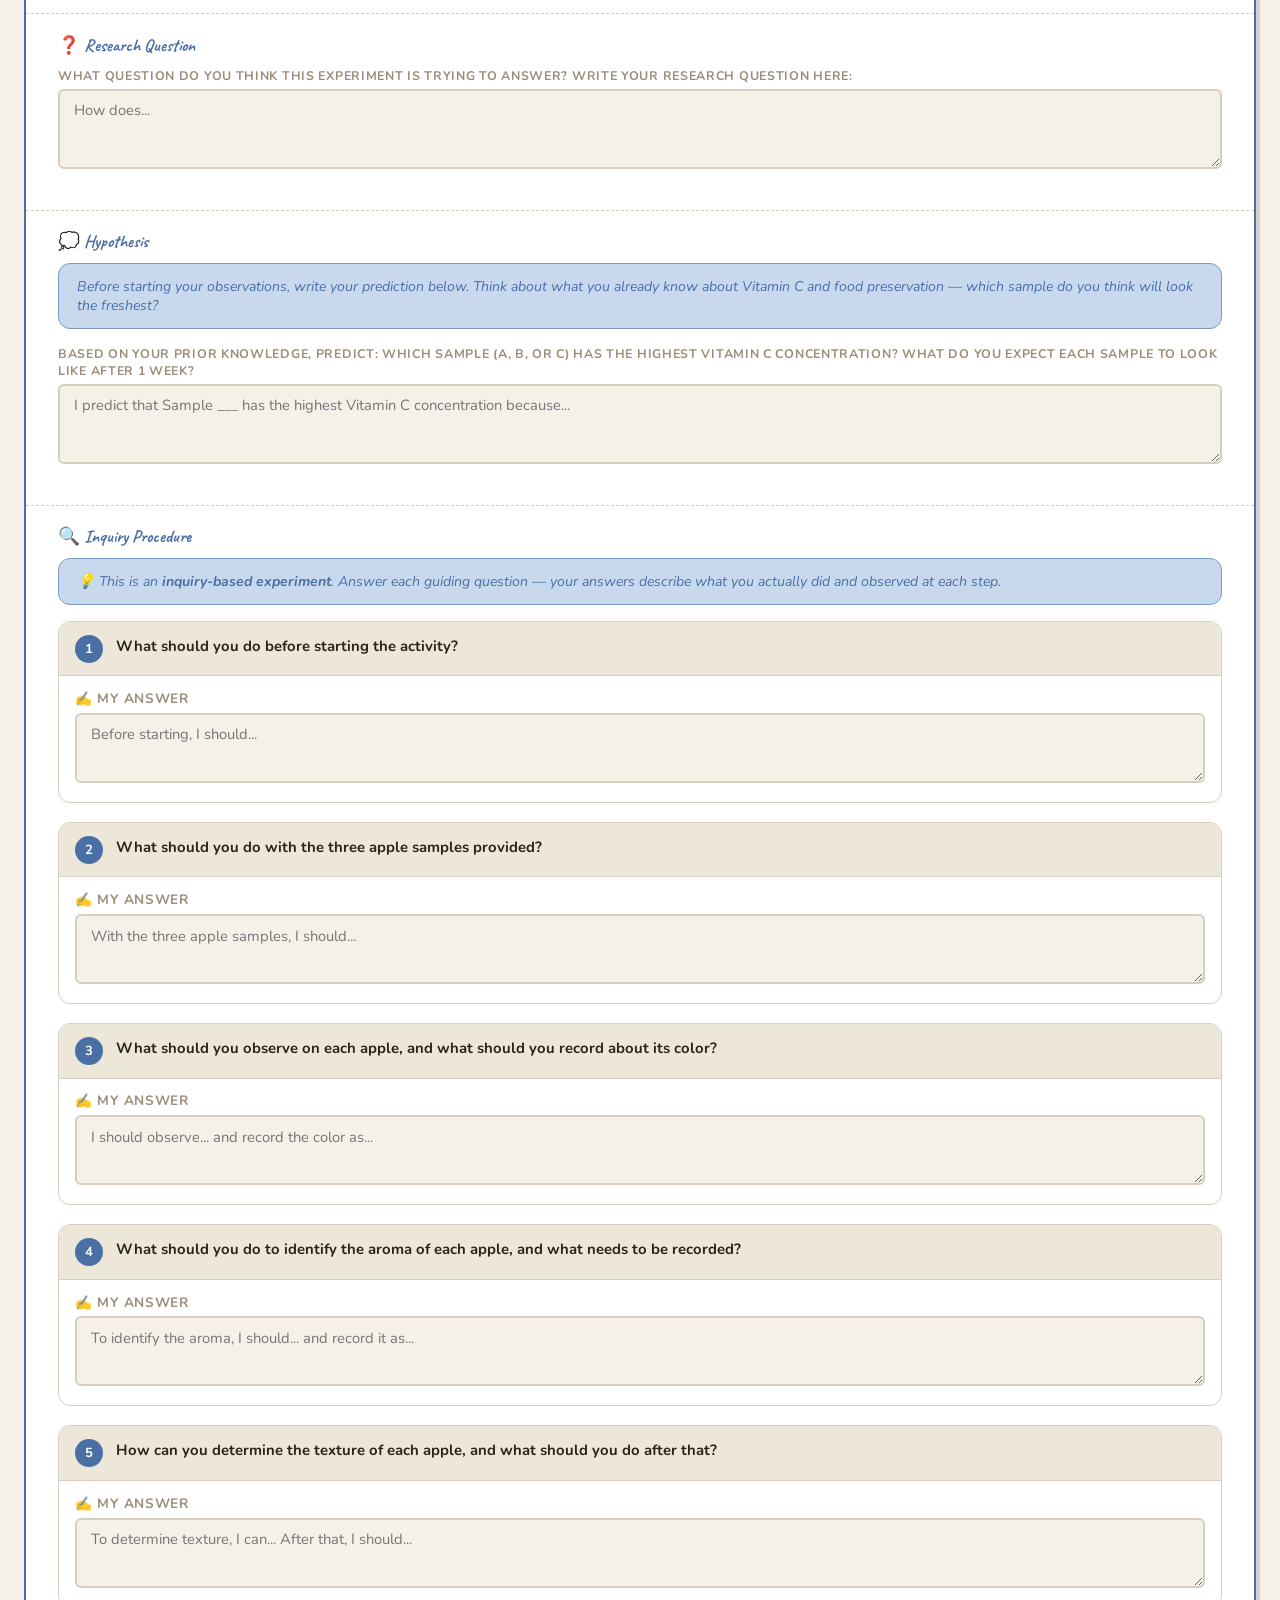
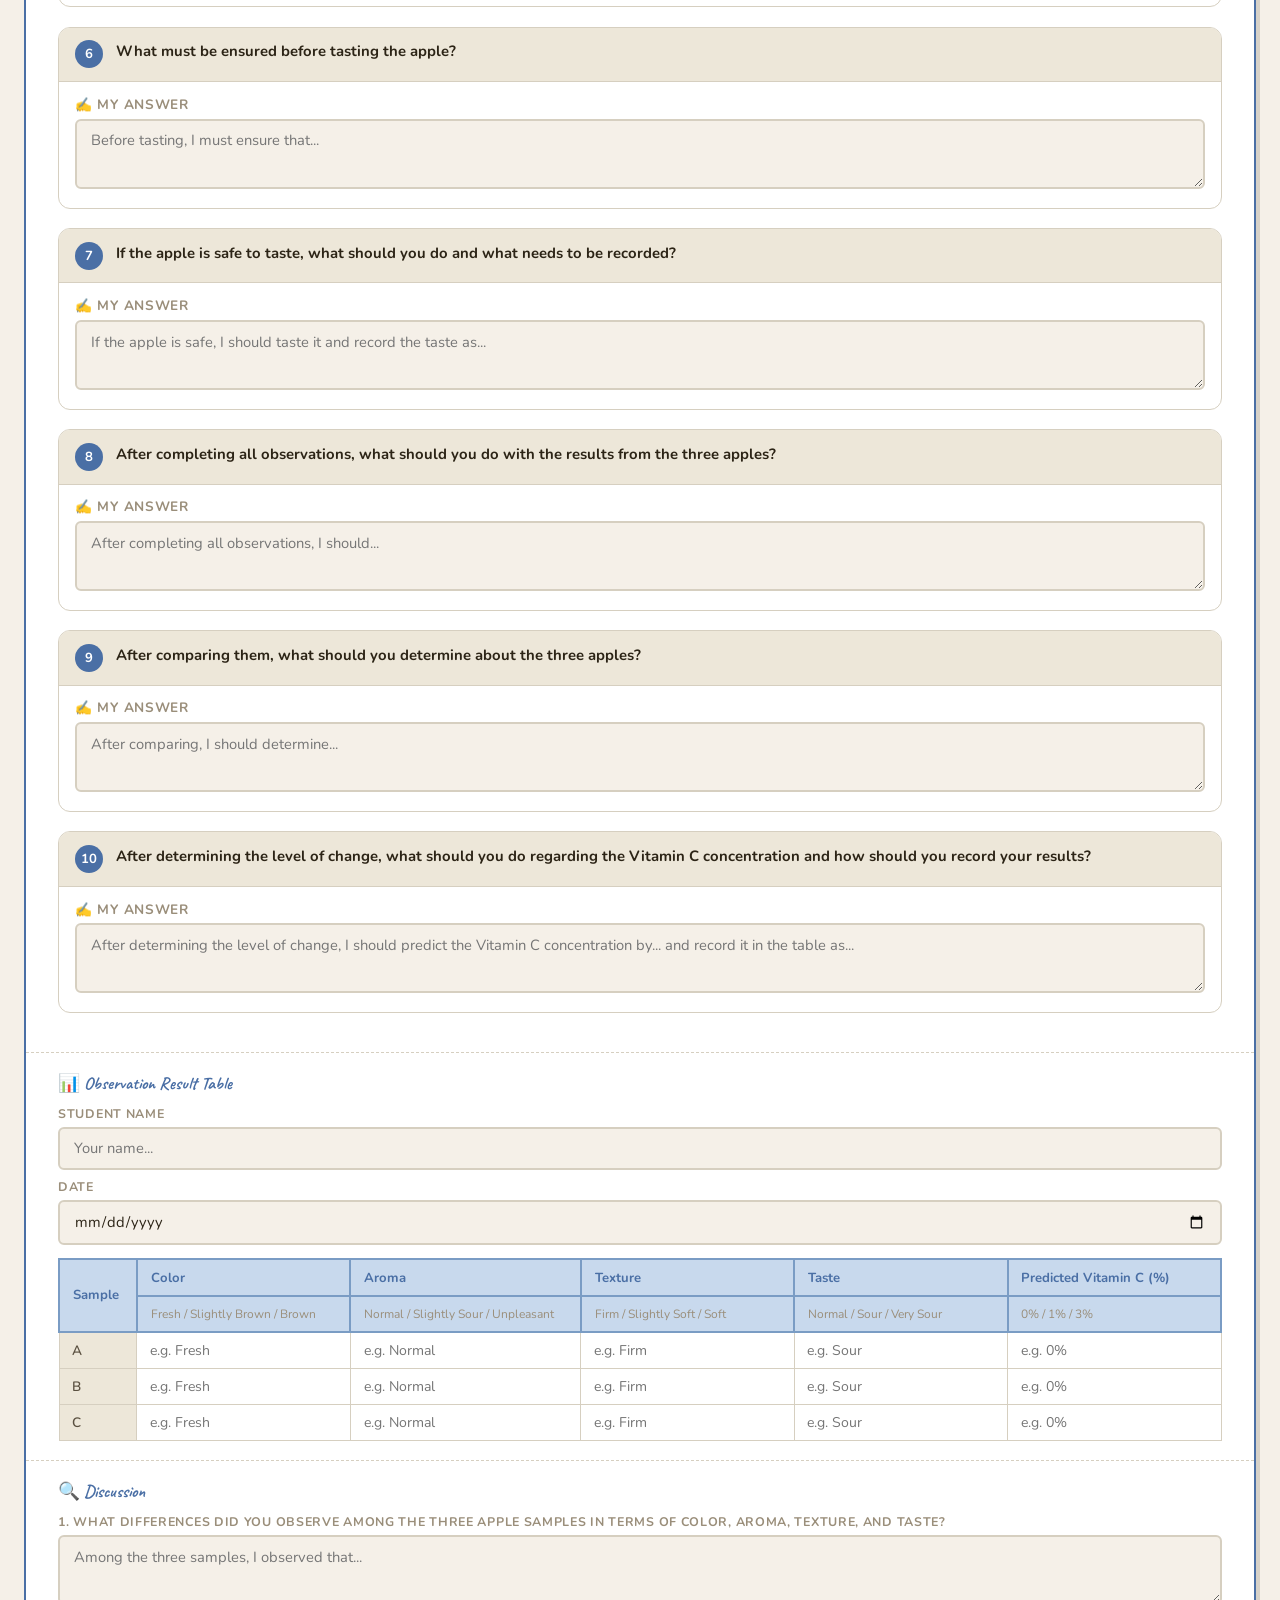
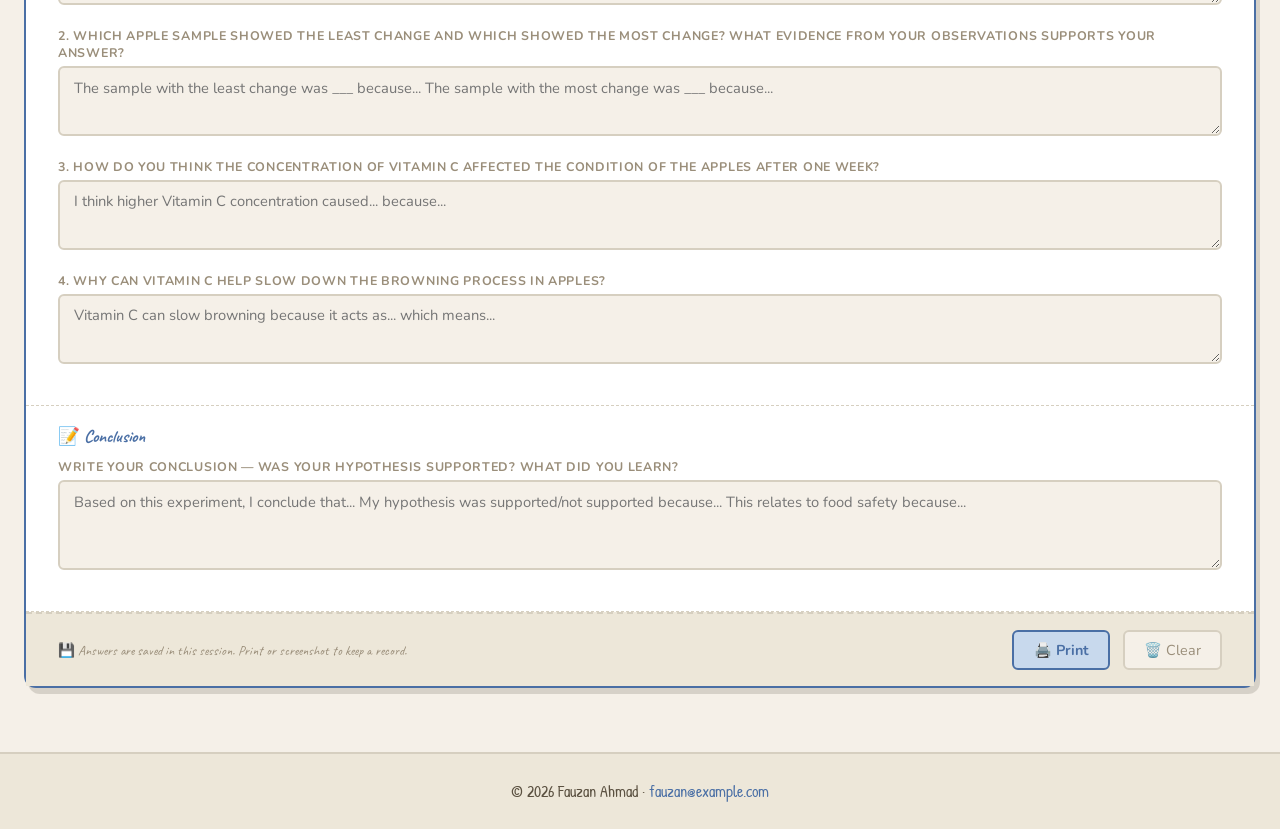
<file: experiment.html>
<!DOCTYPE html>
<html lang="en">
<head>
  <meta charset="UTF-8">
  <meta name="viewport" content="width=device-width, initial-scale=1.0">
  <title>Experiment — Learning with Odey</title>
  <link rel="preconnect" href="https://fonts.googleapis.com">
  <link rel="preconnect" href="https://fonts.gstatic.com" crossorigin>
  <link href="https://fonts.googleapis.com/css2?family=Caveat:wght@400;500;600;700&family=Patrick+Hand&family=Nunito:wght@300;400;600;700&display=swap" rel="stylesheet">
  <link rel="stylesheet" href="style.css">
  <style>
    .exp-page{min-height:calc(100vh - var(--nav-height));padding:0 0 4rem;position:relative;z-index:1}
    .exp-hero{background:var(--paper-dark);border-bottom:2px solid var(--paper-lines);padding:2rem 2rem 0;text-align:center;position:relative;overflow:hidden}
    .exp-hero h1{color:var(--green);font-size:clamp(1.8rem,4vw,2.8rem);display:inline-block;position:relative}
    .exp-hero h1::after{content:'';position:absolute;bottom:-5px;left:0;right:0;height:4px;background:var(--blue);border-radius:2px;transform:rotate(-0.5deg)}
    .exp-hero p{font-family:var(--font-hand);color:var(--ink-faint);margin:.6rem 0 0;font-size:1rem}
    .sdg-badge{display:inline-flex;align-items:center;gap:.5rem;background:#2d9c4e;color:white;border-radius:var(--radius-md);padding:.4rem 1rem;font-family:var(--font-ui);font-size:1.05rem;font-weight:700;margin:.8rem 0 0;box-shadow:var(--shadow-sm)}
    .exp-tabs{display:flex;justify-content:center;gap:.4rem;padding:1.2rem 1.5rem 0;flex-wrap:wrap}
    .exp-tab{display:flex;align-items:center;gap:.5rem;padding:.65rem 1.2rem;border-radius:var(--radius-md) var(--radius-md) 0 0;border:2px solid var(--paper-lines);border-bottom:none;background:var(--paper-dark);color:var(--ink-faint);font-family:var(--font-hand);font-size:1.1rem;font-weight:700;cursor:pointer;transition:all .2s;white-space:nowrap}
    .exp-tab.active-blue  {background:white;color:var(--blue);  border-color:var(--blue);  position:relative;bottom:-2px;padding-bottom:calc(.65rem + 2px)}
    .exp-tab.active-green {background:white;color:var(--green); border-color:var(--green); position:relative;bottom:-2px;padding-bottom:calc(.65rem + 2px)}
    .exp-tab.active-red   {background:white;color:var(--red);   border-color:var(--red);   position:relative;bottom:-2px;padding-bottom:calc(.65rem + 2px)}
    .exp-panel{display:none;margin:0 1.5rem;border:2px solid var(--paper-lines);border-radius:0 var(--radius-md) var(--radius-md) var(--radius-md);background:white;box-shadow:var(--shadow-md);font-family:var(--font-ui)}
    .exp-panel.show{display:block;animation:fadeInUp .3s ease forwards}
    .exp-panel.blue-panel  {border-color:var(--blue)}
    .exp-panel.green-panel {border-color:var(--green)}
    .exp-panel.red-panel   {border-color:var(--red)}
    .ws-progress{padding:.5rem 2rem;background:var(--paper-dark);border-bottom:1px solid var(--paper-lines);display:flex;align-items:center;gap:.8rem}
    .ws-progress-label{font-family:var(--font-hand);font-size:1rem;color:var(--ink-faint)}
    .ws-progress-bar{flex:1;height:6px;background:var(--paper-lines);border-radius:3px;overflow:hidden}
    .ws-progress-fill{height:100%;background:var(--blue);border-radius:3px;transition:width .3s}
    .ws-progress-fill.green-fill{background:var(--green)}
    .ws-progress-fill.red-fill{background:var(--red)}
    .ws-progress-pct{font-family:var(--font-hand);font-size:1rem;font-weight:700;color:var(--blue)}
    .ws-progress-pct.green-pct{color:var(--green)}
    .ws-progress-pct.red-pct{color:var(--red)}
    .ws-header{padding:1.5rem 2rem 1rem;border-bottom:2px dashed var(--paper-lines)}
    .ws-header-top{display:flex;align-items:flex-start;gap:1rem;flex-wrap:wrap}
    .exp-number{font-family:var(--font-hand);font-size:1rem;font-weight:700;padding:.2rem .8rem;border-radius:99px;border:2px solid;white-space:nowrap}
    .exp-number.blue  {color:var(--blue); border-color:var(--blue); background:var(--blue-pale)}
    .exp-number.green {color:var(--green);border-color:var(--green);background:var(--green-pale)}
    .exp-number.red   {color:var(--red);  border-color:var(--red);  background:var(--red-pale)}
    .ws-title{font-family:var(--font-hand);font-size:1.5rem;color:var(--ink);line-height:1.2;flex:1}
    .ws-sdg-note{display:inline-flex;align-items:center;gap:.4rem;background:#e8f5ec;border:1.5px solid #2d9c4e;border-radius:var(--radius-sm);padding:.3rem .8rem;font-size:.82rem;font-weight:600;color:#1a6e33;margin-top:.6rem}
    .ws-section{padding:1.2rem 2rem;border-bottom:1.5px dashed var(--paper-lines)}
    .ws-section:last-child{border-bottom:none}
    .ws-section-title{font-family:var(--font-hand);font-size:1.1rem;font-weight:700;color:var(--blue);margin-bottom:.7rem;display:flex;align-items:center;gap:.5rem}
    .ws-section-title.green{color:var(--green)}
    .ws-section-title.red{color:var(--red)}
    .objective-box{background:var(--blue-pale);border:1.5px solid var(--blue-light);border-radius:var(--radius-md);padding:1rem 1.2rem;font-size:.93rem;line-height:1.75;color:var(--ink-soft)}
    .objective-box.green-box{background:var(--green-pale);border-color:var(--green-light)}
    .objective-box.red-box{background:var(--red-pale);border-color:var(--red-light)}
    .sdg-box{background:#e8f5ec;border:2px solid #2d9c4e;border-radius:var(--radius-md);padding:1rem 1.2rem;display:flex;gap:1rem;align-items:flex-start}
    .sdg-logo{width:56px;height:56px;background:#2d9c4e;border-radius:var(--radius-sm);display:flex;flex-direction:column;align-items:center;justify-content:center;flex-shrink:0;color:white;text-align:center}
    .sdg-logo .sdg-num{font-size:1.4rem;font-weight:900;line-height:1}
    .sdg-logo .sdg-lbl{font-size:.38rem;font-weight:700;text-transform:uppercase;letter-spacing:.3px;line-height:1.2}
    .sdg-text h4{font-size:.93rem;font-weight:700;color:#1a6e33;margin-bottom:.3rem}
    .sdg-text p{font-size:.88rem;color:#2d5a38;line-height:1.6;margin:0}
    .safety-box{background:#fff8e1;border:2px solid var(--yellow);border-radius:var(--radius-md);padding:.8rem 1.1rem;display:flex;gap:.8rem;align-items:flex-start;margin-bottom:1rem}
    .safety-icon{font-size:1.4rem;flex-shrink:0}
    .safety-text{font-size:.88rem;line-height:1.6;color:var(--ink-soft)}
    .safety-text strong{color:var(--yellow)}
    .materials-grid{display:grid;grid-template-columns:repeat(auto-fill,minmax(200px,1fr));gap:.5rem}
    .material-item{display:flex;align-items:center;gap:.6rem;padding:.5rem .8rem;background:var(--paper);border:1.5px solid var(--paper-lines);border-radius:var(--radius-sm);font-size:.88rem;color:var(--ink-soft)}
    .material-item .mat-icon{font-size:1.1rem;flex-shrink:0}
    .inquiry-intro{background:var(--blue-pale);border:1.5px solid var(--blue-light);border-radius:var(--radius-md);padding:.8rem 1.1rem;font-size:.88rem;color:var(--blue);margin-bottom:1rem;font-style:italic}
    .inquiry-intro.green-intro{background:var(--green-pale);border-color:var(--green-light);color:var(--green)}
    .inquiry-intro.red-intro{background:var(--red-pale);border-color:var(--red-light);color:var(--red)}
    .inquiry-step{margin-bottom:1.2rem;border:1.5px solid var(--paper-lines);border-radius:var(--radius-md);overflow:hidden}
    .inquiry-question{display:flex;align-items:flex-start;gap:.8rem;padding:.8rem 1rem;background:var(--paper-dark);border-bottom:1.5px solid var(--paper-lines)}
    .inquiry-q-num{width:28px;height:28px;border-radius:50%;background:var(--blue);color:white;display:flex;align-items:center;justify-content:center;font-size:.82rem;font-weight:700;flex-shrink:0}
    .inquiry-q-num.green-num{background:var(--green)}
    .inquiry-q-num.red-num{background:var(--red)}
    .inquiry-q-text{font-size:.93rem;font-weight:700;color:var(--ink);line-height:1.5}
    .inquiry-answer{padding:.8rem 1rem}
    .inquiry-answer-label{font-size:.85rem;font-weight:700;text-transform:uppercase;letter-spacing:.7px;color:var(--ink-faint);margin-bottom:.3rem}
    .ws-input{width:100%;padding:.6rem .9rem;font-family:var(--font-ui);font-size:.92rem;border:2px solid var(--paper-lines);border-radius:var(--radius-sm);background:var(--paper);color:var(--ink);outline:none;transition:border-color .2s;resize:vertical;box-sizing:border-box}
    .ws-input:focus{border-color:var(--blue);background:white}
    .ws-input.green-focus:focus{border-color:var(--green)}
    .ws-input.red-focus:focus{border-color:var(--red)}
    textarea.ws-input{min-height:70px}
    .ws-field{margin-bottom:1rem}
    .ws-field-label{font-size:.78rem;font-weight:700;color:var(--ink-faint);text-transform:uppercase;letter-spacing:.7px;margin-bottom:.3rem}
    .data-table-wrap{overflow-x:auto}
    .data-table{width:100%;border-collapse:collapse;font-size:1rem;min-width:400px}
    .data-table th{background:var(--blue-pale);color:var(--blue);font-weight:700;padding:.55rem .8rem;border:2px solid var(--blue-light);text-align:left;font-size:.82rem}
    .data-table th.green-th{background:var(--green-pale);color:var(--green);border-color:var(--green-light)}
    .data-table th.red-th{background:var(--red-pale);color:var(--red);border-color:var(--red-light)}
    .data-table td{border:1.5px solid var(--paper-lines);padding:.3rem .4rem}
    .data-table td input{width:100%;border:none;outline:none;background:transparent;font-family:var(--font-ui);font-size:.88rem;color:var(--ink);padding:.2rem .4rem}
    .data-table td input:focus{background:var(--paper);border-radius:3px}
    .data-table .row-label{font-weight:600;color:var(--ink-soft);padding:.4rem .8rem;white-space:nowrap;background:var(--paper-dark);font-size:.85rem}
    .odey-comment{display:flex;align-items:flex-end;gap:1rem;margin:1rem 0;padding:.8rem 1rem;background:var(--yellow-pale);border:1.5px dashed var(--yellow);border-radius:var(--radius-md)}
    .odey-comment img{width:44px;height:44px;object-fit:contain;flex-shrink:0;animation:wobble 4s ease-in-out infinite}
    .odey-comment span{font-family:var(--font-hand);font-size:.93rem;color:var(--ink-soft);font-style:italic}
    .ws-action-bar{padding:1rem 2rem;background:var(--paper-dark);border-top:2px dashed var(--paper-lines);display:flex;gap:.8rem;align-items:center;flex-wrap:wrap}
    .ws-action-bar p{font-family:var(--font-hand);font-size:.85rem;color:var(--ink-faint);flex:1}
    .ws-print-btn{padding:.5rem 1.2rem;border-radius:var(--radius-sm);border:2px solid var(--blue);background:var(--blue-pale);color:var(--blue);font-family:var(--font-ui);font-size:.9rem;font-weight:700;cursor:pointer;transition:all .15s}
    .ws-print-btn:hover{transform:translateY(-1px);box-shadow:var(--shadow-sm)}
    .ws-clear-btn{padding:.5rem 1.2rem;border-radius:var(--radius-sm);border:2px solid var(--paper-lines);background:var(--paper);color:var(--ink-faint);font-family:var(--font-ui);font-size:.9rem;cursor:pointer;transition:all .15s}
    .ws-clear-btn:hover{border-color:var(--red);color:var(--red)}
    .apple-visual{display:flex;justify-content:center;gap:1.5rem;flex-wrap:wrap;margin:1rem 0}
    .apple-card{text-align:center;padding:.8rem 1rem;border:2px solid var(--paper-lines);border-radius:var(--radius-md);background:var(--paper);min-width:90px}
    .apple-emoji{font-size:2rem;display:block;margin-bottom:.3rem}
    .apple-label{font-size:.82rem;font-weight:700;color:var(--ink)}
    .apple-conc{font-size:.75rem;color:var(--ink-faint)}
    @media(max-width:650px){.exp-panel{margin:0 .5rem}.ws-section{padding:1rem}.ws-header{padding:1rem}.materials-grid{grid-template-columns:1fr 1fr}.ws-action-bar{padding:.8rem 1rem}}
    @media print{.navbar,.exp-hero,.exp-tabs,.ws-action-bar,.odey-comment{display:none!important}.exp-panel{display:block!important;border:none;box-shadow:none}}
  </style>
</head>
<body>
<nav class="navbar">
  <a href="index.html" class="nav-logo">Learning with <span>Odey</span></a>
  <button class="nav-toggle" id="navToggle"><span></span><span></span><span></span></button>
  <ul class="nav-links" id="navLinks">
    <li><a href="index.html">Home</a></li>
    <li><a href="materials.html">Materials</a></li>
    <li><a href="quiz.html">Quiz</a></li>
    <li><a href="minigames.html">Mini Games</a></li>
    <li><a href="experiment.html" class="active">Experiment</a></li>
    <li><a href="about.html">About</a></li>
  </ul>
</nav>
<div class="page-content">
<div class="exp-page">

  <div class="exp-hero">
    <h1>🔬 Experiment</h1>
    <p>Inquiry-based science worksheets — observe, question, discover!</p>
    <div><span class="sdg-badge">🌿 Aligned with SDG 3 — Good Health and Well-Being</span></div>
    <div class="exp-tabs">
      <button class="exp-tab active-blue"  id="tab0" onclick="switchExp(0)">🍎 Exp. 1: Apple Preservation</button>
      <button class="exp-tab"              id="tab1" onclick="switchExp(1)">🧶 Exp. 2: Food Colorant Detection</button>
      <button class="exp-tab"              id="tab2" onclick="switchExp(2)">☕ Exp. 3: Caffeine &amp; Heart Rate</button>
    </div>
  </div>

  <!-- ══════════════════════════════
       EXPERIMENT 1: APPLE PRESERVATION
  ══════════════════════════════ -->
  <div class="exp-panel blue-panel show" id="exp0">
    <div class="ws-progress">
      <span class="ws-progress-label">Worksheet completion:</span>
      <div class="ws-progress-bar"><div class="ws-progress-fill" id="prog0" style="width:0%"></div></div>
      <span class="ws-progress-pct" id="progPct0">0%</span>
    </div>
    <div class="ws-header">
      <div class="ws-header-top">
        <span class="exp-number blue">Experiment 1</span>
        <div class="ws-title">How Does the Concentration of Vitamin C Affect Apple Browning?</div>
      </div>
      <div class="ws-sdg-note">🌿 SDG 3 — Good Health &amp; Well-Being: Food Preservation &amp; Safety</div>
    </div>

    <div class="ws-section">
      <div class="ws-section-title">🎯 Objective</div>
      <div class="objective-box">
        <p>After observing preserved apple samples, students can identify the problem related to food preservation.</p>
        <p>After conducting sensory observation, students can formulate research questions about food additives.</p>
        <p>After group discussion, students can propose hypotheses regarding the effect of different citric acid concentrations.</p>
        <p>After analyzing observation data, students can differentiate natural food additives and addictive substances.</p>
        <p>After discussion, students can explain the function, benefits, and potential risks of food additives and addictive substances in daily life.</p>
      </div>
    </div>

    <div class="ws-section">
      <div class="ws-section-title">🌍 SDG 3 Connection</div>
      <div class="sdg-box">
        <div class="sdg-logo"><div class="sdg-num">3</div><div class="sdg-lbl">Good Health &amp; Well‑Being</div></div>
        <div class="sdg-text">
          <h4>Why does this connect to SDG 3?</h4>
          <p>Food spoilage causes millions of cases of foodborne illness annually. Understanding safe,
          natural preservatives like Vitamin C (citric acid) helps reduce reliance on dangerous banned
          preservatives (formalin, borax), directly supporting SDG 3 Target 3.9:
          <em>"Reduce illnesses from hazardous chemicals."</em></p>
        </div>
      </div>
    </div>

    <div class="ws-section">
      <div class="ws-section-title">📖 Background</div>
      <p style="font-size:.92rem;line-height:1.75;color:var(--ink-soft);margin-bottom:.8rem">
        Have you ever experienced that apple slices in a lunchbox turn brown before being eaten? Doesn't it feel sad? Don't worry, I will give you a trick that you can try to keep them looking fresh and yummy until lunchtime, ehe~
      </p>
      <p style="font-size:.92rem;line-height:1.75;color:var(--ink-soft);margin-bottom:.8rem">
        Apple browning is caused by <strong>enzymatic oxidation</strong> — when apple flesh is exposed to air,
        an enzyme called polyphenol oxidase (PPO) reacts with oxygen, producing brown pigments (melanins).
        Citric acid (Vitamin C / ascorbic acid) acts as an antioxidant that inhibits this reaction,
        slowing browning significantly.
      </p>
      <p style="font-size:.92rem;line-height:1.75;color:var(--ink-soft);margin-bottom:.8rem">
        Your teacher has prepared <strong>3 apple samples (A, B, C)</strong>, each treated with
        a different concentration of citric acid and stored for <strong>1 week</strong>.
        The concentrations are unknown to you — your job is to figure them out!
      </p>
      <div class="apple-visual">
        <div class="apple-card"><span class="apple-emoji">🍎</span><div class="apple-label">Sample A</div><div class="apple-conc">? % citric acid</div></div>
        <div class="apple-card"><span class="apple-emoji">🍎</span><div class="apple-label">Sample B</div><div class="apple-conc">? % citric acid</div></div>
        <div class="apple-card"><span class="apple-emoji">🍎</span><div class="apple-label">Sample C</div><div class="apple-conc">? % citric acid</div></div>
      </div>
      <div class="odey-comment">
        <img src="assets/odey.png" alt="Odey">
        <span>"Your teacher did the waiting for one whole week! Now YOUR job is to be the scientist. Observe carefully and predict which sample has the highest Vitamin C. Fighting! 🔍"</span>
      </div>
    </div>

    <div class="ws-section">
      <div class="ws-section-title">🧪 Tools &amp; Materials</div>
      <div class="materials-grid">
        <div class="material-item"><span class="mat-icon">🍎</span>Preserved apple samples (3 samples with different Vitamin C concentrations)</div>
        <div class="material-item"><span class="mat-icon">📋</span>Observation sheet (this worksheet)</div>
        <div class="material-item"><span class="mat-icon">💧</span>Drinking water (for taste neutralization)</div>
      </div>
      <div class="ws-field" style="margin-top:.8rem">
        <div class="ws-field-label">Did you use any other tools or materials besides the ones provided? If you did, please write them here:</div>
        <textarea class="ws-input" style="min-height:80px" placeholder="1. etc." data-ws="0"></textarea>
      </div>
    </div>

    <div class="ws-section">
      <div class="ws-section-title">❓ Research Question</div>
      <div class="ws-field">
        <div class="ws-field-label">What question do you think this experiment is trying to answer? Write your research question here:</div>
        <textarea class="ws-input" style="min-height:80px" placeholder="How does..." data-ws="0"></textarea>
      </div>
    </div>

    <!-- HYPOTHESIS -->
    <div class="ws-section">
      <div class="ws-section-title">💭 Hypothesis</div>
      <div class="inquiry-intro">
        Before starting your observations, write your prediction below. Think about what you already know
        about Vitamin C and food preservation — which sample do you think will look the freshest?
      </div>
      <div class="ws-field">
        <div class="ws-field-label">Based on your prior knowledge, predict: which sample (A, B, or C) has the highest Vitamin C concentration? What do you expect each sample to look like after 1 week?</div>
        <textarea class="ws-input" style="min-height:80px" placeholder="I predict that Sample ___ has the highest Vitamin C concentration because..." data-ws="0"></textarea>
      </div>
    </div>

    <!-- INQUIRY PROCEDURE -->
    <div class="ws-section">
      <div class="ws-section-title">🔍 Inquiry Procedure</div>
      <div class="inquiry-intro">
        💡 This is an <strong>inquiry-based experiment</strong>. Answer each guiding question —
        your answers describe what you actually did and observed at each step.
      </div>

      <div class="inquiry-step">
        <div class="inquiry-question"><div class="inquiry-q-num">1</div><div class="inquiry-q-text">What should you do before starting the activity?</div></div>
        <div class="inquiry-answer"><div class="inquiry-answer-label">✍️ My Answer</div><textarea class="ws-input" placeholder="Before starting, I should..." data-ws="0"></textarea></div>
      </div>

      <div class="inquiry-step">
        <div class="inquiry-question"><div class="inquiry-q-num">2</div><div class="inquiry-q-text">What should you do with the three apple samples provided?</div></div>
        <div class="inquiry-answer"><div class="inquiry-answer-label">✍️ My Answer</div><textarea class="ws-input" placeholder="With the three apple samples, I should..." data-ws="0"></textarea></div>
      </div>

      <div class="inquiry-step">
        <div class="inquiry-question"><div class="inquiry-q-num">3</div><div class="inquiry-q-text">What should you observe on each apple, and what should you record about its color?</div></div>
        <div class="inquiry-answer"><div class="inquiry-answer-label">✍️ My Answer</div><textarea class="ws-input" placeholder="I should observe... and record the color as..." data-ws="0"></textarea></div>
      </div>

      <div class="inquiry-step">
        <div class="inquiry-question"><div class="inquiry-q-num">4</div><div class="inquiry-q-text">What should you do to identify the aroma of each apple, and what needs to be recorded?</div></div>
        <div class="inquiry-answer"><div class="inquiry-answer-label">✍️ My Answer</div><textarea class="ws-input" placeholder="To identify the aroma, I should... and record it as..." data-ws="0"></textarea></div>
      </div>

      <div class="inquiry-step">
        <div class="inquiry-question"><div class="inquiry-q-num">5</div><div class="inquiry-q-text">How can you determine the texture of each apple, and what should you do after that?</div></div>
        <div class="inquiry-answer"><div class="inquiry-answer-label">✍️ My Answer</div><textarea class="ws-input" placeholder="To determine texture, I can... After that, I should..." data-ws="0"></textarea></div>
      </div>

      <div class="inquiry-step">
        <div class="inquiry-question"><div class="inquiry-q-num">6</div><div class="inquiry-q-text">What must be ensured before tasting the apple?</div></div>
        <div class="inquiry-answer"><div class="inquiry-answer-label">✍️ My Answer</div><textarea class="ws-input" placeholder="Before tasting, I must ensure that..." data-ws="0"></textarea></div>
      </div>

      <div class="inquiry-step">
        <div class="inquiry-question"><div class="inquiry-q-num">7</div><div class="inquiry-q-text">If the apple is safe to taste, what should you do and what needs to be recorded?</div></div>
        <div class="inquiry-answer"><div class="inquiry-answer-label">✍️ My Answer</div><textarea class="ws-input" placeholder="If the apple is safe, I should taste it and record the taste as..." data-ws="0"></textarea></div>
      </div>

      <div class="inquiry-step">
        <div class="inquiry-question"><div class="inquiry-q-num">8</div><div class="inquiry-q-text">After completing all observations, what should you do with the results from the three apples?</div></div>
        <div class="inquiry-answer"><div class="inquiry-answer-label">✍️ My Answer</div><textarea class="ws-input" placeholder="After completing all observations, I should..." data-ws="0"></textarea></div>
      </div>

      <div class="inquiry-step">
        <div class="inquiry-question"><div class="inquiry-q-num">9</div><div class="inquiry-q-text">After comparing them, what should you determine about the three apples?</div></div>
        <div class="inquiry-answer"><div class="inquiry-answer-label">✍️ My Answer</div><textarea class="ws-input" placeholder="After comparing, I should determine..." data-ws="0"></textarea></div>
      </div>

      <div class="inquiry-step">
        <div class="inquiry-question"><div class="inquiry-q-num">10</div><div class="inquiry-q-text">After determining the level of change, what should you do regarding the Vitamin C concentration and how should you record your results?</div></div>
        <div class="inquiry-answer"><div class="inquiry-answer-label">✍️ My Answer</div><textarea class="ws-input" placeholder="After determining the level of change, I should predict the Vitamin C concentration by... and record it in the table as..." data-ws="0"></textarea></div>
      </div>
    </div>

    <!-- RESULT TABLE -->
    <div class="ws-section">
      <div class="ws-section-title">📊 Observation Result Table</div>
      <div class="ws-field" style="margin-bottom:.5rem"><div class="ws-field-label">Student Name</div><input class="ws-input" type="text" placeholder="Your name..." data-ws="0"></div>
      <div class="ws-field" style="margin-bottom:.8rem"><div class="ws-field-label">Date</div><input class="ws-input" type="date" data-ws="0"></div>
      <div class="data-table-wrap">
        <table class="data-table">
          <thead>
            <tr>
              <th rowspan="2" style="vertical-align:middle">Sample</th>
              <th>Color</th>
              <th>Aroma</th>
              <th>Texture</th>
              <th>Taste</th>
              <th>Predicted Vitamin C (%)</th>
            </tr>
            <tr>
              <th style="font-weight:400;font-size:.75rem;color:var(--ink-faint)">Fresh / Slightly Brown / Brown</th>
              <th style="font-weight:400;font-size:.75rem;color:var(--ink-faint)">Normal / Slightly Sour / Unpleasant</th>
              <th style="font-weight:400;font-size:.75rem;color:var(--ink-faint)">Firm / Slightly Soft / Soft</th>
              <th style="font-weight:400;font-size:.75rem;color:var(--ink-faint)">Normal / Sour / Very Sour</th>
              <th style="font-weight:400;font-size:.75rem;color:var(--ink-faint)">0% / 1% / 3%</th>
            </tr>
          </thead>
          <tbody>
            <tr>
              <td class="row-label">A</td>
              <td><input type="text" placeholder="e.g. Fresh" data-ws="0"></td>
              <td><input type="text" placeholder="e.g. Normal" data-ws="0"></td>
              <td><input type="text" placeholder="e.g. Firm" data-ws="0"></td>
              <td><input type="text" placeholder="e.g. Sour" data-ws="0"></td>
              <td><input type="text" placeholder="e.g. 0%" data-ws="0"></td>
            </tr>
            <tr>
              <td class="row-label">B</td>
              <td><input type="text" placeholder="e.g. Fresh" data-ws="0"></td>
              <td><input type="text" placeholder="e.g. Normal" data-ws="0"></td>
              <td><input type="text" placeholder="e.g. Firm" data-ws="0"></td>
              <td><input type="text" placeholder="e.g. Sour" data-ws="0"></td>
              <td><input type="text" placeholder="e.g. 0%" data-ws="0"></td>
            </tr>
            <tr>
              <td class="row-label">C</td>
              <td><input type="text" placeholder="e.g. Fresh" data-ws="0"></td>
              <td><input type="text" placeholder="e.g. Normal" data-ws="0"></td>
              <td><input type="text" placeholder="e.g. Firm" data-ws="0"></td>
              <td><input type="text" placeholder="e.g. Sour" data-ws="0"></td>
              <td><input type="text" placeholder="e.g. 0%" data-ws="0"></td>
            </tr>
          </tbody>
        </table>
      </div>
    </div>

    <!-- DISCUSSION -->
    <div class="ws-section">
      <div class="ws-section-title">🔍 Discussion</div>
      <div class="ws-field">
        <div class="ws-field-label">1. What differences did you observe among the three apple samples in terms of color, aroma, texture, and taste?</div>
        <textarea class="ws-input" placeholder="Among the three samples, I observed that..." data-ws="0"></textarea>
      </div>
      <div class="ws-field">
        <div class="ws-field-label">2. Which apple sample showed the least change and which showed the most change? What evidence from your observations supports your answer?</div>
        <textarea class="ws-input" placeholder="The sample with the least change was ___ because... The sample with the most change was ___ because..." data-ws="0"></textarea>
      </div>
      <div class="ws-field">
        <div class="ws-field-label">3. How do you think the concentration of Vitamin C affected the condition of the apples after one week?</div>
        <textarea class="ws-input" placeholder="I think higher Vitamin C concentration caused... because..." data-ws="0"></textarea>
      </div>
      <div class="ws-field">
        <div class="ws-field-label">4. Why can Vitamin C help slow down the browning process in apples?</div>
        <textarea class="ws-input" placeholder="Vitamin C can slow browning because it acts as... which means..." data-ws="0"></textarea>
      </div>
    </div>

    <div class="ws-section">
      <div class="ws-section-title">📝 Conclusion</div>
      <div class="ws-field">
        <div class="ws-field-label">Write your conclusion — was your hypothesis supported? What did you learn?</div>
        <textarea class="ws-input" style="min-height:90px" placeholder="Based on this experiment, I conclude that... My hypothesis was supported/not supported because... This relates to food safety because..." data-ws="0"></textarea>
      </div>
    </div>

    <div class="ws-action-bar">
      <p>💾 Answers are saved in this session. Print or screenshot to keep a record.</p>
      <button class="ws-print-btn" onclick="window.print()">🖨️ Print</button>
      <button class="ws-clear-btn" onclick="clearWS(0)">🗑️ Clear</button>
    </div>
  </div>

  <!-- ══════════════════════════════
       EXPERIMENT 2: FOOD COLORANT
  ══════════════════════════════ -->
  <div class="exp-panel green-panel" id="exp1">
    <div class="ws-progress">
      <span class="ws-progress-label">Worksheet completion:</span>
      <div class="ws-progress-bar"><div class="ws-progress-fill green-fill" id="prog1" style="width:0%"></div></div>
      <span class="ws-progress-pct green-pct" id="progPct1">0%</span>
    </div>
    <div class="ws-header">
      <div class="ws-header-top">
        <span class="exp-number green">Experiment 2</span>
        <div class="ws-title">Are the Colors in Our Food Natural or Artificial? The Wool Thread Test</div>
      </div>
      <div class="ws-sdg-note">🌿 SDG 3 — Good Health &amp; Well-Being: Food Safety Awareness</div>
    </div>

    <div class="ws-section">
      <div class="ws-section-title green">🎯 Objective</div>
      <div class="objective-box green-box">To identify whether food samples contain artificial (synthetic) or natural colorants using the wool thread absorption method, and to relate findings to food safety and SDG 3.</div>
    </div>

    <div class="ws-section">
      <div class="ws-section-title">🌍 SDG 3 Connection</div>
      <div class="sdg-box">
        <div class="sdg-logo"><div class="sdg-num">3</div><div class="sdg-lbl">Good Health &amp; Well‑Being</div></div>
        <div class="sdg-text">
          <h4>Why does this connect to SDG 3?</h4>
          <p>Banned colorants like Rhodamine B have been linked to carcinogenicity and allergic reactions.
          By learning to detect artificial colorants, we build food safety literacy that directly supports
          SDG 3 Target 3.9: <em>"Reduce deaths and illnesses from hazardous chemicals and pollution."</em></p>
        </div>
      </div>
    </div>

    <div class="ws-section">
      <div class="ws-section-title">⚠️ Safety &amp; Materials</div>
      <div class="safety-box">
        <span class="safety-icon">⚠️</span>
        <div class="safety-text"><strong>Safety:</strong> Do not consume samples after testing. Ask adult supervision when using the stove. Wash hands before and after.</div>
      </div>
      <div class="materials-grid">
        <div class="material-item"><span class="mat-icon">🧶</span>White wool thread (10 cm pieces)</div>
        <div class="material-item"><span class="mat-icon">🥤</span>3–5 food/drink samples</div>
        <div class="material-item"><span class="mat-icon">🧴</span>White vinegar (5% acetic acid)</div>
        <div class="material-item"><span class="mat-icon">🔥</span>Stove or portable heater</div>
        <div class="material-item"><span class="mat-icon">🫙</span>Small heat-safe cups</div>
        <div class="material-item"><span class="mat-icon">🥄</span>Tongs or spoon</div>
        <div class="material-item"><span class="mat-icon">⏱️</span>Timer (10 minutes)</div>
        <div class="material-item"><span class="mat-icon">🧼</span>Soap and water for rinsing</div>
      </div>
    </div>

    <div class="ws-section">
      <div class="ws-section-title green">🔍 Inquiry Procedure</div>
      <div class="inquiry-intro green-intro">💡 Answer each guiding question — your answers ARE the procedure. Observe, think, and investigate!</div>

      <div class="inquiry-step">
        <div class="inquiry-question"><div class="inquiry-q-num green-num">1</div><div class="inquiry-q-text">Look at your food samples before starting. Which samples do you think contain artificial colorants, and which contain natural ones? What visual clues are you using to make this prediction?</div></div>
        <div class="inquiry-answer"><div class="inquiry-answer-label">✍️ Initial Prediction</div><textarea class="ws-input green-focus" placeholder="I think sample ___ contains artificial color because... I think sample ___ is natural because..." data-ws="1"></textarea></div>
      </div>

      <div class="inquiry-step">
        <div class="inquiry-question"><div class="inquiry-q-num green-num">2</div><div class="inquiry-q-text">You will add vinegar to each sample before boiling. Why do you think the vinegar is needed? What role does acidity play in this test? Make a prediction before you proceed.</div></div>
        <div class="inquiry-answer"><div class="inquiry-answer-label">✍️ My Reasoning</div><textarea class="ws-input green-focus" placeholder="I think vinegar is needed because... Acidity probably..." data-ws="1"></textarea></div>
      </div>

      <div class="inquiry-step">
        <div class="inquiry-question"><div class="inquiry-q-num green-num">3</div><div class="inquiry-q-text">Now carry out the test: pour ~100 mL of each sample into a cup, add 1 tsp vinegar, submerge one wool thread, and boil for 10 minutes. After boiling, remove and rinse the thread with soap and water for 30 seconds. What do you observe about each thread immediately after boiling? After rinsing?</div></div>
        <div class="inquiry-answer"><div class="inquiry-answer-label">✍️ My Observations (before and after rinsing)</div><textarea class="ws-input green-focus" placeholder="Before rinsing: thread from sample ___ is... After rinsing: thread from sample ___ is..." data-ws="1"></textarea></div>
      </div>

      <div class="inquiry-step">
        <div class="inquiry-question"><div class="inquiry-q-num green-num">4</div><div class="inquiry-q-text">Based on your results, which samples do you now classify as artificial vs natural colorant? How confident are you in this classification? Does this match your original prediction?</div></div>
        <div class="inquiry-answer"><div class="inquiry-answer-label">✍️ My Classification &amp; Confidence</div><textarea class="ws-input green-focus" placeholder="Artificial: ... Natural: ... My confidence is high/medium/low because... My prediction was correct/incorrect because..." data-ws="1"></textarea></div>
      </div>
    </div>

    <div class="ws-section">
      <div class="ws-section-title green">📊 Data Table</div>
      <div class="ws-field" style="margin-bottom:.5rem"><div class="ws-field-label">Student Name</div><input class="ws-input green-focus" type="text" placeholder="Your name..." data-ws="1"></div>
      <div class="ws-field" style="margin-bottom:.8rem"><div class="ws-field-label">Date</div><input class="ws-input green-focus" type="date" data-ws="1"></div>
      <div class="data-table-wrap">
        <table class="data-table">
          <thead><tr><th class="green-th">Sample</th><th class="green-th">Food/Drink Name</th><th class="green-th">Wool Color After Boiling</th><th class="green-th">Wool Color After Rinsing</th><th class="green-th">Classification</th></tr></thead>
          <tbody id="colorTableBody"></tbody>
        </table>
      </div>
    </div>

    <div class="ws-section">
      <div class="ws-section-title green">🔍 Discussion Questions</div>
      <div class="ws-field"><div class="ws-field-label">1. Which samples showed strong color retention after rinsing? What does this tell us?</div><textarea class="ws-input green-focus" placeholder="Samples that retained color were... This indicates they contain..." data-ws="1"></textarea></div>
      <div class="ws-field"><div class="ws-field-label">2. Explain why synthetic colorants bind more strongly to wool than natural ones.</div><textarea class="ws-input green-focus" placeholder="Synthetic colorants bind more strongly because..." data-ws="1"></textarea></div>
      <div class="ws-field"><div class="ws-field-label">3. If a food sample's wool thread turned bright pink/red and stayed that color after rinsing, what might this suggest about the colorant used? What health concern would this raise?</div><textarea class="ws-input green-focus" placeholder="If the thread stays bright pink/red, it might suggest... Health concerns include..." data-ws="1"></textarea></div>
      <div class="ws-field"><div class="ws-field-label">4. How does this experiment support SDG 3 Goal of Good Health and Well-Being?</div><textarea class="ws-input green-focus" placeholder="This experiment supports SDG 3 because..." data-ws="1"></textarea></div>
    </div>

    <div class="ws-section">
      <div class="ws-section-title green">📝 Conclusion</div>
      <div class="ws-field"><div class="ws-field-label">Write your conclusion based on your data and hypothesis</div><textarea class="ws-input green-focus" style="min-height:90px" placeholder="Based on this experiment, I conclude that... My hypothesis was supported/not supported because..." data-ws="1"></textarea></div>
    </div>

    <div class="ws-section">
      <div class="ws-section-title">💡 Personal Reflection</div>
      <div class="ws-field"><div class="ws-field-label">What will you do differently when choosing food and drinks after this experiment?</div><textarea class="ws-input green-focus" placeholder="After this experiment, I will now pay attention to..." data-ws="1"></textarea></div>
      <div class="odey-comment">
        <img src="assets/odey.png" alt="Odey">
        <span>"Sehr gut! You are now officially a food safety detective! Knowing what's in your food is one of the most important life skills, Freund. Wunderbar! 🕵️‍♂️"</span>
      </div>
    </div>

    <div class="ws-action-bar">
      <p>💾 Answers saved in this browser session.</p>
      <button class="ws-print-btn" onclick="window.print()">🖨️ Print</button>
      <button class="ws-clear-btn" onclick="clearWS(1)">🗑️ Clear</button>
    </div>
  </div>

  <!-- ══════════════════════════════
       EXPERIMENT 3: CAFFEINE
  ══════════════════════════════ -->
  <div class="exp-panel red-panel" id="exp2">
    <div class="ws-progress">
      <span class="ws-progress-label">Worksheet completion:</span>
      <div class="ws-progress-bar"><div class="ws-progress-fill red-fill" id="prog2" style="width:0%"></div></div>
      <span class="ws-progress-pct red-pct" id="progPct2">0%</span>
    </div>
    <div class="ws-header">
      <div class="ws-header-top">
        <span class="exp-number red">Experiment 3</span>
        <div class="ws-title">Does Caffeine Change Your Heart Rate? An Inquiry into Addictive Substances</div>
      </div>
      <div class="ws-sdg-note">🌿 SDG 3 — Good Health &amp; Well-Being: Addictive Substance Awareness</div>
    </div>

    <div class="ws-section">
      <div class="ws-section-title red">🎯 Objective</div>
      <div class="objective-box red-box">To investigate the short-term physiological effect of caffeine on heart rate, and to relate findings to SDG 3 through awareness of how addictive substances affect human health.</div>
    </div>

    <div class="ws-section">
      <div class="ws-section-title">🌍 SDG 3 Connection</div>
      <div class="sdg-box">
        <div class="sdg-logo"><div class="sdg-num">3</div><div class="sdg-lbl">Good Health &amp; Well‑Being</div></div>
        <div class="sdg-text">
          <h4>Why does this connect to SDG 3?</h4>
          <p>Caffeine is the world's most consumed psychoactive substance. While legal, excess caffeine
          causes dependence, anxiety, and cardiovascular effects. This experiment supports SDG 3 Target 3.5:
          <em>"Strengthen prevention and treatment of substance abuse"</em> — even mild substances deserve awareness.</p>
        </div>
      </div>
    </div>

    <div class="ws-section">
      <div class="ws-section-title">⚠️ Safety &amp; Materials</div>
      <div class="safety-box">
        <span class="safety-icon">⚠️</span>
        <div class="safety-text"><strong>Important:</strong> Do not participate if you have a heart condition or caffeine sensitivity. Students under 13 should observe a consenting adult volunteer. Use only 1 standard serving (150 mL coffee or tea).</div>
      </div>
      <div class="materials-grid">
        <div class="material-item"><span class="mat-icon">☕</span>1 cup coffee or tea (~150 mL)</div>
        <div class="material-item"><span class="mat-icon">⏱️</span>Timer/stopwatch</div>
        <div class="material-item"><span class="mat-icon">🫀</span>Wrist pulse (radial artery)</div>
        <div class="material-item"><span class="mat-icon">💺</span>Chair — stay seated throughout</div>
        <div class="material-item"><span class="mat-icon">👥</span>1–3 volunteer subjects</div>
        <div class="material-item"><span class="mat-icon">📋</span>This worksheet</div>
      </div>
    </div>

    <div class="ws-section">
      <div class="ws-section-title red">🔍 Inquiry Procedure</div>
      <div class="inquiry-intro red-intro">💡 Answer each guiding question to guide your investigation. Your thinking IS the experiment!</div>

      <div class="inquiry-step">
        <div class="inquiry-question"><div class="inquiry-q-num red-num">1</div><div class="inquiry-q-text">Before consuming any caffeine — what do you already know about how caffeine affects the body? What is your hypothesis: will heart rate increase, decrease, or stay the same after consuming caffeine? Why?</div></div>
        <div class="inquiry-answer"><div class="inquiry-answer-label">✍️ Prior Knowledge &amp; Hypothesis</div><textarea class="ws-input red-focus" placeholder="From what I already know, caffeine... My hypothesis is that heart rate will... because..." data-ws="2"></textarea></div>
      </div>

      <div class="inquiry-step">
        <div class="inquiry-question"><div class="inquiry-q-num red-num">2</div><div class="inquiry-q-text">Measure the resting heart rate (baseline). Sit quietly for 5 minutes, then count your pulse for 30 seconds and multiply by 2. What is your baseline BPM? Why is it important to rest before measuring?</div></div>
        <div class="inquiry-answer"><div class="inquiry-answer-label">✍️ Baseline Measurement &amp; Reasoning</div><textarea class="ws-input red-focus" placeholder="My baseline heart rate is ___ BPM. Resting before measuring is important because..." data-ws="2"></textarea></div>
      </div>

      <div class="inquiry-step">
        <div class="inquiry-question"><div class="inquiry-q-num red-num">3</div><div class="inquiry-q-text">Consume one standard serving of the caffeinated beverage. Record the type and estimated caffeine content. At 15, 30, and 60 minutes after consumption, measure your heart rate again. What pattern do you observe in the data?</div></div>
        <div class="inquiry-answer"><div class="inquiry-answer-label">✍️ Observations &amp; Patterns</div><textarea class="ws-input red-focus" placeholder="Beverage used: ___ (approx ___ mg caffeine). &#10;At 15 min: ___ BPM, At 30 min: ___ BPM, At 60 min: ___ BPM. &#10;Pattern I observe: ..." data-ws="2"></textarea></div>
      </div>

      <div class="inquiry-step">
        <div class="inquiry-question"><div class="inquiry-q-num red-num">4</div><div class="inquiry-q-text">If you were designing this experiment more rigorously, what variables would you need to control? What are the limitations of this simple classroom version of the experiment?</div></div>
        <div class="inquiry-answer"><div class="inquiry-answer-label">✍️ Variables &amp; Limitations</div><textarea class="ws-input red-focus" placeholder="Variables I would control: ... Limitations of this experiment: ..." data-ws="2"></textarea></div>
      </div>
    </div>

    <div class="ws-section">
      <div class="ws-section-title red">📊 Heart Rate Data Table (BPM)</div>
      <div class="ws-field" style="margin-bottom:.5rem"><div class="ws-field-label">Student Name</div><input class="ws-input red-focus" type="text" placeholder="Your name..." data-ws="2"></div>
      <div class="ws-field" style="margin-bottom:.5rem"><div class="ws-field-label">Date</div><input class="ws-input red-focus" type="date" data-ws="2"></div>
      <div class="ws-field" style="margin-bottom:.8rem"><div class="ws-field-label">Beverage &amp; Caffeine Content</div><input class="ws-input red-focus" type="text" placeholder="e.g. Black coffee, ~95 mg caffeine" data-ws="2"></div>
      <div class="data-table-wrap">
        <table class="data-table">
          <thead><tr>
            <th class="red-th">Time</th>
            <th class="red-th">Subject 1 (BPM)</th><th class="red-th">Δ BPM</th>
            <th class="red-th">Subject 2 (BPM)</th><th class="red-th">Δ BPM</th>
            <th class="red-th">Subject 3 (BPM)</th><th class="red-th">Δ BPM</th>
            <th class="red-th">Average</th>
          </tr></thead>
          <tbody>
            <tr><td class="row-label">Baseline</td><td><input type="number" placeholder="—" id="b1"></td><td style="background:var(--paper-dark);text-align:center;font-weight:700;font-size:.85rem">—</td><td><input type="number" placeholder="—" id="b2"></td><td style="background:var(--paper-dark);text-align:center;font-weight:700;font-size:.85rem">—</td><td><input type="number" placeholder="—" id="b3"></td><td style="background:var(--paper-dark);text-align:center;font-weight:700;font-size:.85rem">—</td><td><input id="bavg" readonly style="background:var(--red-pale);font-weight:700;text-align:center;border:none;width:100%;font-family:var(--font-ui);font-size:.88rem"></td></tr>
            <tr><td class="row-label">+15 min</td><td><input type="number" placeholder="—" id="m151"></td><td><input id="d151" readonly style="background:var(--paper-dark);text-align:center;border:none;width:100%;font-family:var(--font-ui);font-size:.88rem;font-weight:700"></td><td><input type="number" placeholder="—" id="m152"></td><td><input id="d152" readonly style="background:var(--paper-dark);text-align:center;border:none;width:100%;font-family:var(--font-ui);font-size:.88rem;font-weight:700"></td><td><input type="number" placeholder="—" id="m153"></td><td><input id="d153" readonly style="background:var(--paper-dark);text-align:center;border:none;width:100%;font-family:var(--font-ui);font-size:.88rem;font-weight:700"></td><td><input id="avg15" readonly style="background:var(--red-pale);font-weight:700;text-align:center;border:none;width:100%;font-family:var(--font-ui);font-size:.88rem"></td></tr>
            <tr><td class="row-label">+30 min</td><td><input type="number" placeholder="—" id="m301"></td><td><input id="d301" readonly style="background:var(--paper-dark);text-align:center;border:none;width:100%;font-family:var(--font-ui);font-size:.88rem;font-weight:700"></td><td><input type="number" placeholder="—" id="m302"></td><td><input id="d302" readonly style="background:var(--paper-dark);text-align:center;border:none;width:100%;font-family:var(--font-ui);font-size:.88rem;font-weight:700"></td><td><input type="number" placeholder="—" id="m303"></td><td><input id="d303" readonly style="background:var(--paper-dark);text-align:center;border:none;width:100%;font-family:var(--font-ui);font-size:.88rem;font-weight:700"></td><td><input id="avg30" readonly style="background:var(--red-pale);font-weight:700;text-align:center;border:none;width:100%;font-family:var(--font-ui);font-size:.88rem"></td></tr>
            <tr><td class="row-label">+60 min</td><td><input type="number" placeholder="—" id="m601"></td><td><input id="d601" readonly style="background:var(--paper-dark);text-align:center;border:none;width:100%;font-family:var(--font-ui);font-size:.88rem;font-weight:700"></td><td><input type="number" placeholder="—" id="m602"></td><td><input id="d602" readonly style="background:var(--paper-dark);text-align:center;border:none;width:100%;font-family:var(--font-ui);font-size:.88rem;font-weight:700"></td><td><input type="number" placeholder="—" id="m603"></td><td><input id="d603" readonly style="background:var(--paper-dark);text-align:center;border:none;width:100%;font-family:var(--font-ui);font-size:.88rem;font-weight:700"></td><td><input id="avg60" readonly style="background:var(--red-pale);font-weight:700;text-align:center;border:none;width:100%;font-family:var(--font-ui);font-size:.88rem"></td></tr>
          </tbody>
        </table>
      </div>
      <p style="font-size:.78rem;color:var(--ink-faint);margin-top:.5rem">💡 Δ BPM and Average columns calculate automatically.</p>
    </div>

    <div class="ws-section">
      <div class="ws-section-title red">🔍 Discussion Questions</div>
      <div class="ws-field"><div class="ws-field-label">1. At which time point was the heart rate change the greatest? Was this consistent across subjects?</div><textarea class="ws-input red-focus" placeholder="The greatest change was at... This was/was not consistent because..." data-ws="2"></textarea></div>
      <div class="ws-field"><div class="ws-field-label">2. Caffeine blocks adenosine receptors in the brain. How does this explain the heart rate changes you observed?</div><textarea class="ws-input red-focus" placeholder="By blocking adenosine receptors, caffeine causes... which results in..." data-ws="2"></textarea></div>
      <div class="ws-field"><div class="ws-field-label">3. Caffeine is classified as an addictive substance. Based on your findings, what are the potential health risks of consuming large amounts of caffeine daily?</div><textarea class="ws-input red-focus" placeholder="Excessive daily caffeine could cause..." data-ws="2"></textarea></div>
      <div class="ws-field"><div class="ws-field-label">4. How does this experiment help you understand SDG 3 Target 3.5 (strengthening prevention of substance abuse)?</div><textarea class="ws-input red-focus" placeholder="Understanding caffeine's effects helps achieve SDG 3.5 because..." data-ws="2"></textarea></div>
    </div>

    <div class="ws-section">
      <div class="ws-section-title red">📝 Conclusion</div>
      <div class="ws-field"><div class="ws-field-label">Write your conclusion based on your data and hypothesis</div><textarea class="ws-input red-focus" style="min-height:90px" placeholder="Based on this experiment, I conclude that caffeine... My hypothesis was supported/not supported because... This relates to health because..." data-ws="2"></textarea></div>
    </div>

    <div class="ws-section">
      <div class="ws-section-title">💡 Personal Reflection</div>
      <div class="ws-field"><div class="ws-field-label">What will you do differently regarding caffeine and other addictive substances after this experiment?</div><textarea class="ws-input red-focus" placeholder="After this experiment, I will..." data-ws="2"></textarea></div>
      <div class="odey-comment">
        <img src="assets/odey.png" alt="Odey">
        <span>"You just measured real science inside a human body! Das ist fantastisch, Freund! Even legal substances like caffeine deserve respect. Moderation ist der Schlüssel — moderation is the key! 🔑"</span>
      </div>
    </div>

    <div class="ws-action-bar">
      <p>💾 Answers saved in this browser session.</p>
      <button class="ws-print-btn" onclick="window.print()">🖨️ Print</button>
      <button class="ws-clear-btn" onclick="clearWS(2)">🗑️ Clear</button>
    </div>
  </div>

</div></div>
<footer class="site-footer">
  <p>© 2026 Fauzan Ahmad · <a href="mailto:fauzan@example.com">fauzan@example.com</a></p>
</footer>
<script>
document.getElementById('navToggle').addEventListener('click',()=>{document.getElementById('navLinks').classList.toggle('open')});

function switchExp(idx){
  document.querySelectorAll('.exp-panel').forEach((p,i)=>p.classList.toggle('show',i===idx));
  const colors=['blue','green','red'];
  ['tab0','tab1','tab2'].forEach((id,i)=>{
    document.getElementById(id).className='exp-tab'+(i===idx?' active-'+colors[i]:'');
  });
}

function buildColorTable(){
  const tb=document.getElementById('colorTableBody');
  tb.innerHTML='';
  for(let i=1;i<=5;i++){
    const tr=document.createElement('tr');
    tr.innerHTML=`<td class="row-label">Sample ${i}</td><td><input type="text" placeholder="e.g. Strawberry syrup" data-ws="1"></td><td><input type="text" placeholder="After boiling..." data-ws="1"></td><td><input type="text" placeholder="After rinsing..." data-ws="1"></td><td><input type="text" placeholder="Artificial / Natural" data-ws="1"></td>`;
    tb.appendChild(tr);
  }
}

function setupHR(){
  const times=['15','30','60'];
  function calc(){
    const b=[parseFloat(document.getElementById('b1').value)||0,parseFloat(document.getElementById('b2').value)||0,parseFloat(document.getElementById('b3').value)||0];
    const bv=b.filter(v=>v>0);
    document.getElementById('bavg').value=bv.length?Math.round(bv.reduce((a,c)=>a+c,0)/bv.length):'';
    times.forEach(t=>{
      const vals=[parseFloat(document.getElementById('m'+t+'1').value)||0,parseFloat(document.getElementById('m'+t+'2').value)||0,parseFloat(document.getElementById('m'+t+'3').value)||0];
      [1,2,3].forEach((s,i)=>{
        const d=document.getElementById('d'+t+s);
        if(vals[i]&&b[i]){const diff=vals[i]-b[i];d.value=(diff>=0?'+':'')+diff;d.style.color=diff>0?'var(--red)':diff<0?'var(--green)':'var(--ink)';}else d.value='';
      });
      const vv=vals.filter(v=>v>0);
      document.getElementById('avg'+t).value=vv.length?Math.round(vv.reduce((a,c)=>a+c,0)/vv.length):'';
    });
  }
  ['b1','b2','b3','m151','m152','m153','m301','m302','m303','m601','m602','m603'].forEach(id=>{
    const el=document.getElementById(id);
    if(el) el.addEventListener('input',calc);
  });
}

function setupProgress(){
  [0,1,2].forEach(i=>{
    function update(){
      const inputs=document.querySelectorAll(`[data-ws="${i}"]`);
      const filled=[...inputs].filter(el=>el.value&&el.value.trim()).length;
      const pct=inputs.length?Math.round(filled/inputs.length*100):0;
      document.getElementById('prog'+i).style.width=pct+'%';
      document.getElementById('progPct'+i).textContent=pct+'%';
    }
    document.querySelectorAll(`[data-ws="${i}"]`).forEach(el=>el.addEventListener('input',update));
    if(i===1){
      document.getElementById('colorTableBody').addEventListener('input', update);
    }
  });
}

function clearWS(i){
  if(!confirm('Clear all answers in this worksheet?')) return;
  document.querySelectorAll(`[data-ws="${i}"]`).forEach(el=>el.value='');
  if(i===1){document.querySelectorAll('#colorTableBody input').forEach(el=>el.value='');}
  if(i===2){['b1','b2','b3','m151','m152','m153','m301','m302','m303','m601','m602','m603','bavg','d151','d152','d153','d301','d302','d303','d601','d602','d603','avg15','avg30','avg60'].forEach(id=>{const el=document.getElementById(id);if(el)el.value='';});}
  document.getElementById('prog'+i).style.width='0%';
  document.getElementById('progPct'+i).textContent='0%';
}

window.addEventListener('load',()=>{
  buildColorTable();
  setupHR();
  setupProgress();
});
</script>
</body>
</html>
</file>
<file: style.css>
/* ============================================
   LEARNING WITH ODEY — Global Stylesheet
   Theme: Student's Sketchbook / Notebook
   Palette: Muted paper white, dusty blue, 
            sage green, muted red, soft yellow
   ============================================ */

   @import url('https://fonts.googleapis.com/css2?family=Caveat:wght@400;500;600;700&family=Patrick+Hand&family=Nunito:wght@300;400;600;700&display=swap');

   /* ── CSS Variables ─────────────────────────── */
   :root {
     /* Paper & Ink */
     --paper:        #f5f0e8;
     --paper-dark:   #ede7d9;
     --paper-lines:  #d6cfc0;
     --ink:          #2c2416;
     --ink-soft:     #5a5040;
     --ink-faint:    #9a8e7a;
   
     /* Crayon / Pencil Colors (muted, dusty) */
     --blue:         #4a6fa5;
     --blue-light:   #7a9cc4;
     --blue-pale:    #c8d9ed;
     --green:        #4a7c59;
     --green-light:  #7aaa8a;
     --green-pale:   #c4dbc9;
     --red:          #a0453a;
     --red-light:    #c47a72;
     --red-pale:     #e8c4c0;
     --yellow:       #b8922a;
     --yellow-light: #d4b060;
     --yellow-pale:  #f0dfa0;
     --purple:       #6b5b8a;
     --purple-pale:  #d0c4e0;
   
     /* Typography */
     --font-hand:    'Caveat', cursive;
     --font-body:    'Patrick Hand', cursive;
     --font-ui:      'Nunito', sans-serif;
   
     /* Spacing */
     --nav-height:   64px;
     --radius-sm:    6px;
     --radius-md:    12px;
     --radius-lg:    20px;
   
     /* Shadows (pencil/sketch feel) */
     --shadow-sm:    2px 3px 0px rgba(44,36,22,0.15);
     --shadow-md:    4px 6px 0px rgba(44,36,22,0.15);
     --shadow-lg:    6px 10px 0px rgba(44,36,22,0.12);
   }
   
   /* ── Reset & Base ───────────────────────────── */
   *, *::before, *::after {
     box-sizing: border-box;
     margin: 0;
     padding: 0;
   }
   
   html {
     scroll-behavior: smooth;
   }
   
   body {
     font-family: var(--font-body);
     background-color: var(--paper);
     color: var(--ink);
     min-height: 100vh;
     position: relative;
     overflow-x: hidden;
   }
   
   /* ── Paper Texture Background ───────────────── */
   body::before {
     content: '';
     position: fixed;
     inset: 0;
     background-image:
       /* Horizontal ruled lines */
       repeating-linear-gradient(
         transparent,
         transparent 31px,
         var(--paper-lines) 31px,
         var(--paper-lines) 32px
       ),
       /* Subtle paper grain */
       url("data:image/svg+xml,%3Csvg xmlns='http://www.w3.org/2000/svg' width='300' height='300'%3E%3Cfilter id='noise'%3E%3CfeTurbulence type='fractalNoise' baseFrequency='0.9' numOctaves='4' stitchTiles='stitch'/%3E%3CfeColorMatrix type='saturate' values='0'/%3E%3C/filter%3E%3Crect width='300' height='300' filter='url(%23noise)' opacity='0.04'/%3E%3C/svg%3E");
     pointer-events: none;
     z-index: 0;
     opacity: 0.6;
   }
   
   /* Red margin line (left side, like real notebook) */
   body::after {
     content: '';
     position: fixed;
     top: 0;
     left: 72px;
     width: 2px;
     height: 100vh;
     background: var(--red-light);
     opacity: 0.3;
     pointer-events: none;
     z-index: 0;
   }
   
   /* ── Navigation ─────────────────────────────── */
   .navbar {
     position: sticky;
     top: 0;
     z-index: 1000;
     height: var(--nav-height);
     background: var(--paper-dark);
     border-bottom: 2px solid var(--paper-lines);
     display: flex;
     align-items: center;
     padding: 0 2rem;
     gap: 1rem;
     box-shadow: 0 2px 8px rgba(44,36,22,0.08);
   }
   
   /* Spiral binding decoration */
   .navbar::before {
     content: '';
     position: absolute;
     top: 0;
     left: 0;
     right: 0;
     height: 6px;
     background: repeating-linear-gradient(
       90deg,
       var(--blue) 0px,
       var(--blue) 18px,
       transparent 18px,
       transparent 28px
     );
     opacity: 0.5;
   }
   
   .nav-logo {
     font-family: var(--font-hand);
     font-size: 1.5rem;
     font-weight: 700;
     color: var(--blue);
     text-decoration: none;
     letter-spacing: 0.5px;
     flex-shrink: 0;
   }
   
   .nav-logo span {
     color: var(--green);
   }
   
   .nav-links {
     display: flex;
     align-items: center;
     gap: 0.25rem;
     list-style: none;
     margin-left: auto;
   }
   
   .nav-links a {
     font-family: var(--font-hand);
     font-size: 1.05rem;
     font-weight: 600;
     color: var(--ink-soft);
     text-decoration: none;
     padding: 0.4rem 0.9rem;
     border-radius: var(--radius-sm);
     transition: all 0.2s ease;
     position: relative;
   }
   
   .nav-links a::after {
     content: '';
     position: absolute;
     bottom: 2px;
     left: 0.9rem;
     right: 0.9rem;
     height: 2px;
     background: var(--blue);
     transform: scaleX(0);
     transform-origin: left;
     transition: transform 0.2s ease;
   }
   
   .nav-links a:hover {
     color: var(--blue);
   }
   
   .nav-links a:hover::after,
   .nav-links a.active::after {
     transform: scaleX(1);
   }
   
   .nav-links a.active {
     color: var(--blue);
   }
   
   /* Hamburger (mobile) */
   .nav-toggle {
     display: none;
     flex-direction: column;
     gap: 5px;
     cursor: pointer;
     margin-left: auto;
     padding: 4px;
   }
   
   .nav-toggle span {
     display: block;
     width: 24px;
     height: 2px;
     background: var(--ink);
     border-radius: 2px;
     transition: all 0.3s;
   }
   
   /* ── Page Wrapper ───────────────────────────── */
   .page-content {
     position: relative;
     z-index: 1;
     min-height: calc(100vh - var(--nav-height));
   }
   
   .container {
     max-width: 900px;
     margin: 0 auto;
     padding: 0 2rem;
   }
   
   .container-wide {
     max-width: 1200px;
     margin: 0 auto;
     padding: 0 2rem;
   }
   
   /* ── Sketch Card Component ──────────────────── */
   .sketch-card {
     background: white;
     border: 2px solid var(--paper-lines);
     border-radius: var(--radius-md);
     padding: 1.5rem;
     position: relative;
     box-shadow: var(--shadow-md);
     /* Slight rotation for sketchbook feel */
   }
   
   .sketch-card::before {
     content: '';
     position: absolute;
     inset: -1px;
     border-radius: var(--radius-md);
     border: 1.5px solid var(--paper-lines);
     opacity: 0.4;
     transform: rotate(0.3deg);
     pointer-events: none;
   }
   
   /* ── Handwritten Headings ───────────────────── */
   h1, h2, h3, h4 {
     font-family: var(--font-hand);
     line-height: 1.2;
   }
   
   h1 { font-size: clamp(2rem, 5vw, 3rem); }
   h2 { font-size: clamp(1.5rem, 3vw, 2rem); }
   h3 { font-size: clamp(1.2rem, 2.5vw, 1.5rem); }
   
   p {
     font-family: var(--font-body);
     font-size: 1rem;
     line-height: 1.7;
     color: var(--ink-soft);
   }
   
   /* ── Underline Decoration ───────────────────── */
   .hand-underline {
     position: relative;
     display: inline-block;
   }
   
   .hand-underline::after {
     content: '';
     position: absolute;
     bottom: -4px;
     left: 0;
     right: 0;
     height: 3px;
     background: var(--yellow);
     border-radius: 2px;
     transform: rotate(-0.5deg);
   }
   
   /* ── Buttons ────────────────────────────────── */
   .btn {
     display: inline-flex;
     align-items: center;
     gap: 0.5rem;
     font-family: var(--font-hand);
     font-size: 1.05rem;
     font-weight: 600;
     padding: 0.6rem 1.4rem;
     border-radius: var(--radius-sm);
     border: 2px solid currentColor;
     cursor: pointer;
     text-decoration: none;
     transition: all 0.15s ease;
     position: relative;
     box-shadow: var(--shadow-sm);
   }
   
   .btn:hover {
     transform: translate(-1px, -1px);
     box-shadow: var(--shadow-md);
   }
   
   .btn:active {
     transform: translate(1px, 1px);
     box-shadow: none;
   }
   
   .btn-blue {
     background: var(--blue-pale);
     color: var(--blue);
     border-color: var(--blue);
   }
   
   .btn-green {
     background: var(--green-pale);
     color: var(--green);
     border-color: var(--green);
   }
   
   .btn-red {
     background: var(--red-pale);
     color: var(--red);
     border-color: var(--red);
   }
   
   .btn-yellow {
     background: var(--yellow-pale);
     color: var(--yellow);
     border-color: var(--yellow);
   }
   
   .btn-purple {
     background: var(--purple-pale);
     color: var(--purple);
     border-color: var(--purple);
   }
   
   /* ── Speech Bubble (Odey) ───────────────────── */
   .speech-bubble {
     background: white;
     border: 2px solid var(--ink);
     border-radius: var(--radius-lg);
     padding: 1rem 1.4rem;
     position: relative;
     font-family: var(--font-hand);
     font-size: 1.1rem;
     line-height: 1.5;
     box-shadow: var(--shadow-sm);
     max-width: 400px;
   }
   
   .speech-bubble.left::before {
     content: '';
     position: absolute;
     bottom: -14px;
     left: 30px;
     border-width: 14px 10px 0 0;
     border-style: solid;
     border-color: var(--ink) transparent transparent transparent;
   }
   
   .speech-bubble.left::after {
     content: '';
     position: absolute;
     bottom: -11px;
     left: 32px;
     border-width: 12px 8px 0 0;
     border-style: solid;
     border-color: white transparent transparent transparent;
   }
   
   .speech-bubble.right::before {
     content: '';
     position: absolute;
     bottom: -14px;
     right: 30px;
     border-width: 14px 0 0 10px;
     border-style: solid;
     border-color: var(--ink) transparent transparent transparent;
   }
   
   .speech-bubble.right::after {
     content: '';
     position: absolute;
     bottom: -11px;
     right: 32px;
     border-width: 12px 0 0 8px;
     border-style: solid;
     border-color: white transparent transparent transparent;
   }
   
   /* ── Sticky Note ────────────────────────────── */
   .sticky-note {
     background: var(--yellow-pale);
     border: 1.5px solid var(--yellow);
     border-radius: 3px 3px var(--radius-sm) 3px;
     padding: 1rem;
     font-family: var(--font-hand);
     font-size: 0.95rem;
     box-shadow: var(--shadow-sm);
     position: relative;
   }
   
   .sticky-note::before {
     content: '';
     position: absolute;
     top: -6px;
     left: 50%;
     transform: translateX(-50%);
     width: 40px;
     height: 10px;
     background: rgba(184,146,42,0.35);
     border-radius: 2px;
   }
   
   /* ── Section Label (tab-style) ──────────────── */
   .section-label {
     display: inline-block;
     font-family: var(--font-hand);
     font-size: 0.85rem;
     font-weight: 700;
     letter-spacing: 1px;
     text-transform: uppercase;
     padding: 0.2rem 0.8rem;
     border-radius: var(--radius-sm) var(--radius-sm) 0 0;
     margin-bottom: -2px;
   }
   
   .label-blue   { background: var(--blue-pale);   color: var(--blue); }
   .label-green  { background: var(--green-pale);  color: var(--green); }
   .label-red    { background: var(--red-pale);    color: var(--red); }
   .label-yellow { background: var(--yellow-pale); color: var(--yellow); }
   .label-purple { background: var(--purple-pale); color: var(--purple); }
   
   /* ── Washi Tape Decoration ──────────────────── */
   .washi {
     display: block;
     height: 20px;
     border-radius: 2px;
     opacity: 0.65;
   }
   
   .washi-blue   { background: repeating-linear-gradient(45deg, var(--blue-pale), var(--blue-pale) 4px, var(--blue-light) 4px, var(--blue-light) 8px); }
   .washi-green  { background: repeating-linear-gradient(45deg, var(--green-pale), var(--green-pale) 4px, var(--green-light) 4px, var(--green-light) 8px); }
   .washi-red    { background: repeating-linear-gradient(45deg, var(--red-pale), var(--red-pale) 4px, var(--red-light) 4px, var(--red-light) 8px); }
   .washi-yellow { background: repeating-linear-gradient(45deg, var(--yellow-pale), var(--yellow-pale) 4px, var(--yellow-light) 4px, var(--yellow-light) 8px); }
   
   /* ── Progress / Tab Bar ─────────────────────── */
   .tab-bar {
     display: flex;
     gap: 0.5rem;
     border-bottom: 2px solid var(--paper-lines);
     margin-bottom: 1.5rem;
     overflow-x: auto;
     padding-bottom: 0;
   }
   
   .tab-btn {
     font-family: var(--font-hand);
     font-size: 1rem;
     font-weight: 600;
     padding: 0.5rem 1.2rem;
     border: 2px solid var(--paper-lines);
     border-bottom: none;
     border-radius: var(--radius-sm) var(--radius-sm) 0 0;
     background: var(--paper-dark);
     color: var(--ink-faint);
     cursor: pointer;
     transition: all 0.2s;
     white-space: nowrap;
   }
   
   .tab-btn.active {
     background: white;
     color: var(--blue);
     border-color: var(--blue);
     position: relative;
     bottom: -2px;
     padding-bottom: calc(0.5rem + 2px);
   }
   
   /* ── Footer ─────────────────────────────────── */
   .site-footer {
     position: relative;
     z-index: 1;
     background: var(--paper-dark);
     border-top: 2px solid var(--paper-lines);
     padding: 1.5rem 2rem;
     text-align: center;
     font-family: var(--font-hand);
     font-size: 0.95rem;
     color: var(--ink-faint);
   }
   
   .site-footer a {
     color: var(--blue);
     text-decoration: none;
   }
   
   /* ── Doodle SVG decorations ─────────────────── */
   .doodle-corner {
     position: absolute;
     opacity: 0.12;
     pointer-events: none;
   }
   
   /* ── Animations ─────────────────────────────── */
   @keyframes float {
     0%, 100% { transform: translateY(0px); }
     50% { transform: translateY(-8px); }
   }
   
   @keyframes wobble {
     0%, 100% { transform: rotate(-1deg); }
     50% { transform: rotate(1deg); }
   }
   
   @keyframes fadeInUp {
     from { opacity: 0; transform: translateY(20px); }
     to   { opacity: 1; transform: translateY(0); }
   }
   
   @keyframes fadeIn {
     from { opacity: 0; }
     to   { opacity: 1; }
   }
   
   @keyframes scribble {
     from { stroke-dashoffset: 1000; }
     to   { stroke-dashoffset: 0; }
   }
   
   @keyframes popIn {
     0%   { transform: scale(0.8); opacity: 0; }
     70%  { transform: scale(1.05); }
     100% { transform: scale(1); opacity: 1; }
   }
   
   @keyframes blink {
     0%, 100% { opacity: 1; }
     50%       { opacity: 0; }
   }
   
   .anim-float    { animation: float 3s ease-in-out infinite; }
   .anim-wobble   { animation: wobble 4s ease-in-out infinite; }
   .anim-fadeInUp { animation: fadeInUp 0.5s ease forwards; }
   .anim-popIn    { animation: popIn 0.4s cubic-bezier(0.34, 1.56, 0.64, 1) forwards; }
   
   /* ── Utility ────────────────────────────────── */
   .text-blue   { color: var(--blue); }
   .text-green  { color: var(--green); }
   .text-red    { color: var(--red); }
   .text-yellow { color: var(--yellow); }
   .text-purple { color: var(--purple); }
   
   .bg-blue-pale   { background: var(--blue-pale); }
   .bg-green-pale  { background: var(--green-pale); }
   .bg-red-pale    { background: var(--red-pale); }
   .bg-yellow-pale { background: var(--yellow-pale); }
   
   .mt-1 { margin-top: 0.5rem; }
   .mt-2 { margin-top: 1rem; }
   .mt-3 { margin-top: 1.5rem; }
   .mt-4 { margin-top: 2rem; }
   .mb-1 { margin-bottom: 0.5rem; }
   .mb-2 { margin-bottom: 1rem; }
   .mb-3 { margin-bottom: 1.5rem; }
   .mb-4 { margin-bottom: 2rem; }
   
   .text-center { text-align: center; }
   .flex { display: flex; }
   .flex-center { display: flex; align-items: center; justify-content: center; }
   .gap-1 { gap: 0.5rem; }
   .gap-2 { gap: 1rem; }
   .gap-3 { gap: 1.5rem; }
   
   /* ── Responsive ─────────────────────────────── */
   @media (max-width: 768px) {
     body::after { display: none; }
   
     .navbar { padding: 0 1rem; }
   
     .nav-links {
       display: none;
       position: absolute;
       top: var(--nav-height);
       left: 0;
       right: 0;
       flex-direction: column;
       background: var(--paper-dark);
       border-bottom: 2px solid var(--paper-lines);
       padding: 1rem;
       gap: 0.5rem;
       z-index: 999;
     }
   
     .nav-links.open { display: flex; }
     .nav-toggle { display: flex; }
   
     .container,
     .container-wide { padding: 0 1rem; }
   }
</file>
